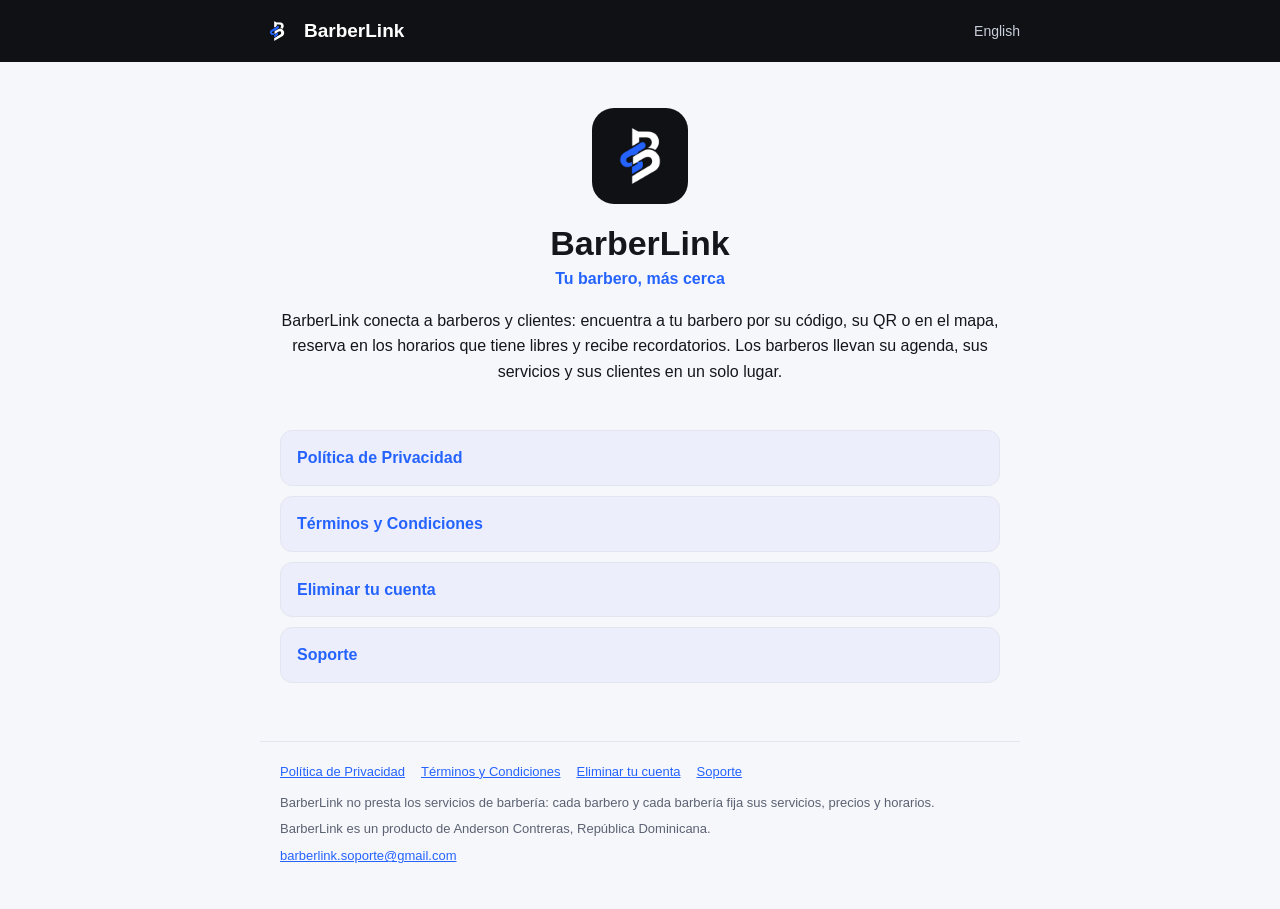
<file: index.html>
<!doctype html>
<html lang="es">
<head>
<meta charset="utf-8">
<meta name="viewport" content="width=device-width, initial-scale=1">
<title>BarberLink</title>
<link rel="icon" href="marca.png">
<link rel="stylesheet" href="estilos.css">
</head>
<body>
<header>
  <a class="marca" href="index.html"><img src="marca.png" alt=""><span>BarberLink</span></a>
  <a class="idioma" href="en/index.html">English</a>
</header>
<main>
<div class="portada">
<img src="marca.png" alt="">
<h1>BarberLink</h1>
<p class="lema">Tu barbero, más cerca</p>
<p>BarberLink conecta a barberos y clientes: encuentra a tu barbero por su código, su QR o en el mapa, reserva en los horarios que tiene libres y recibe recordatorios. Los barberos llevan su agenda, sus servicios y sus clientes en un solo lugar.</p>
</div>
<ul class="lista">
<li><a href="privacidad.html">Política de Privacidad</a></li>
<li><a href="terminos.html">Términos y Condiciones</a></li>
<li><a href="eliminar-cuenta.html">Eliminar tu cuenta</a></li>
<li><a href="soporte.html">Soporte</a></li>
</ul>
</main>
<footer>
  <nav><a href="privacidad.html">Política de Privacidad</a><a href="terminos.html">Términos y Condiciones</a><a href="eliminar-cuenta.html">Eliminar tu cuenta</a><a href="soporte.html">Soporte</a></nav>
  <p>BarberLink no presta los servicios de barbería: cada barbero y cada barbería fija sus servicios, precios y horarios.</p>
  <p>BarberLink es un producto de Anderson Contreras, República Dominicana.</p>
  <p><a href="mailto:barberlink.soporte@gmail.com">barberlink.soporte@gmail.com</a></p>
</footer>
</body>
</html>
</file>
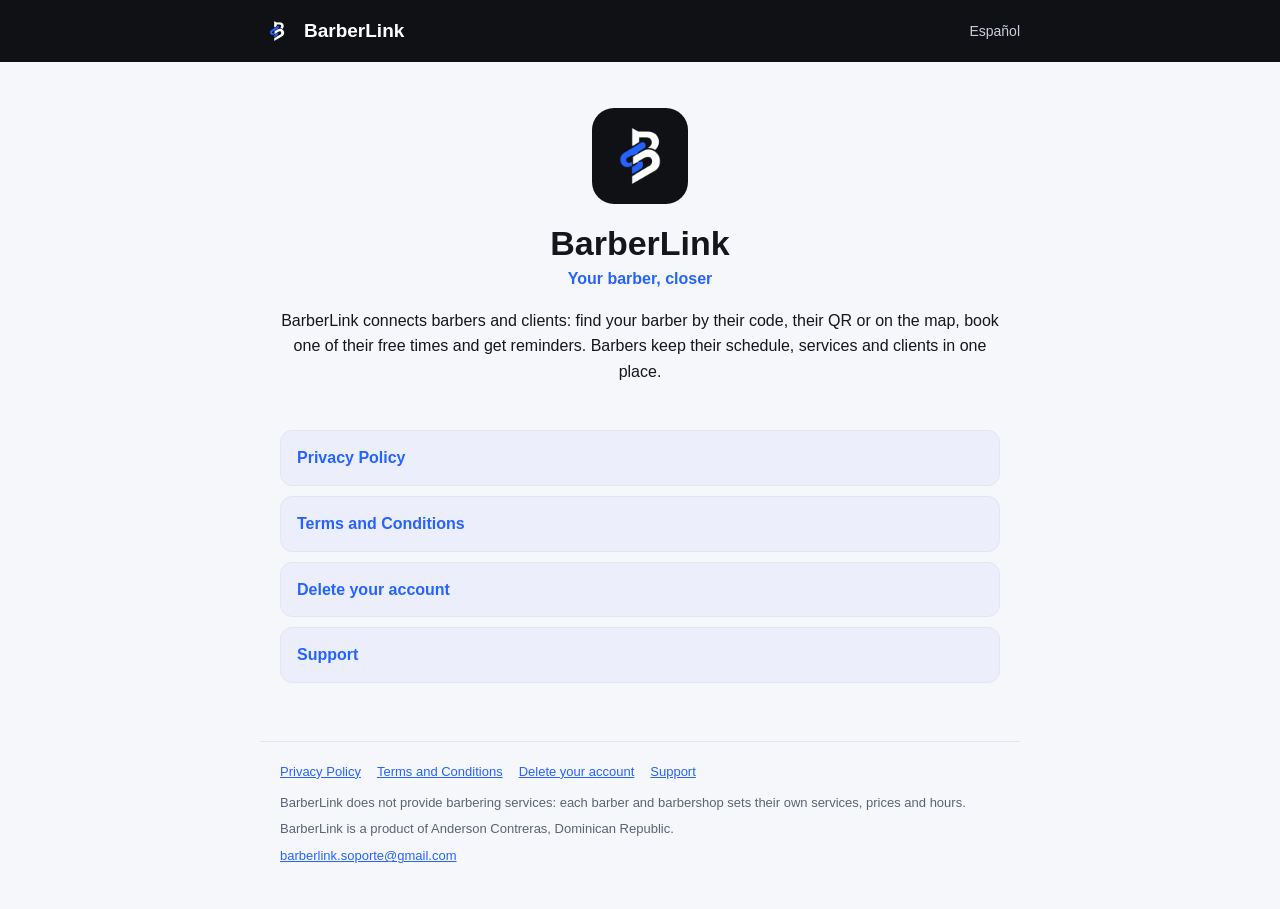
<file: en/index.html>
<!doctype html>
<html lang="en">
<head>
<meta charset="utf-8">
<meta name="viewport" content="width=device-width, initial-scale=1">
<title>BarberLink</title>
<link rel="icon" href="../marca.png">
<link rel="stylesheet" href="../estilos.css">
</head>
<body>
<header>
  <a class="marca" href="index.html"><img src="../marca.png" alt=""><span>BarberLink</span></a>
  <a class="idioma" href="../index.html">Español</a>
</header>
<main>
<div class="portada">
<img src="../marca.png" alt="">
<h1>BarberLink</h1>
<p class="lema">Your barber, closer</p>
<p>BarberLink connects barbers and clients: find your barber by their code, their QR or on the map, book one of their free times and get reminders. Barbers keep their schedule, services and clients in one place.</p>
</div>
<ul class="lista">
<li><a href="privacy.html">Privacy Policy</a></li>
<li><a href="terms.html">Terms and Conditions</a></li>
<li><a href="delete-account.html">Delete your account</a></li>
<li><a href="support.html">Support</a></li>
</ul>
</main>
<footer>
  <nav><a href="privacy.html">Privacy Policy</a><a href="terms.html">Terms and Conditions</a><a href="delete-account.html">Delete your account</a><a href="support.html">Support</a></nav>
  <p>BarberLink does not provide barbering services: each barber and barbershop sets their own services, prices and hours.</p>
  <p>BarberLink is a product of Anderson Contreras, Dominican Republic.</p>
  <p><a href="mailto:barberlink.soporte@gmail.com">barberlink.soporte@gmail.com</a></p>
</footer>
</body>
</html>
</file>
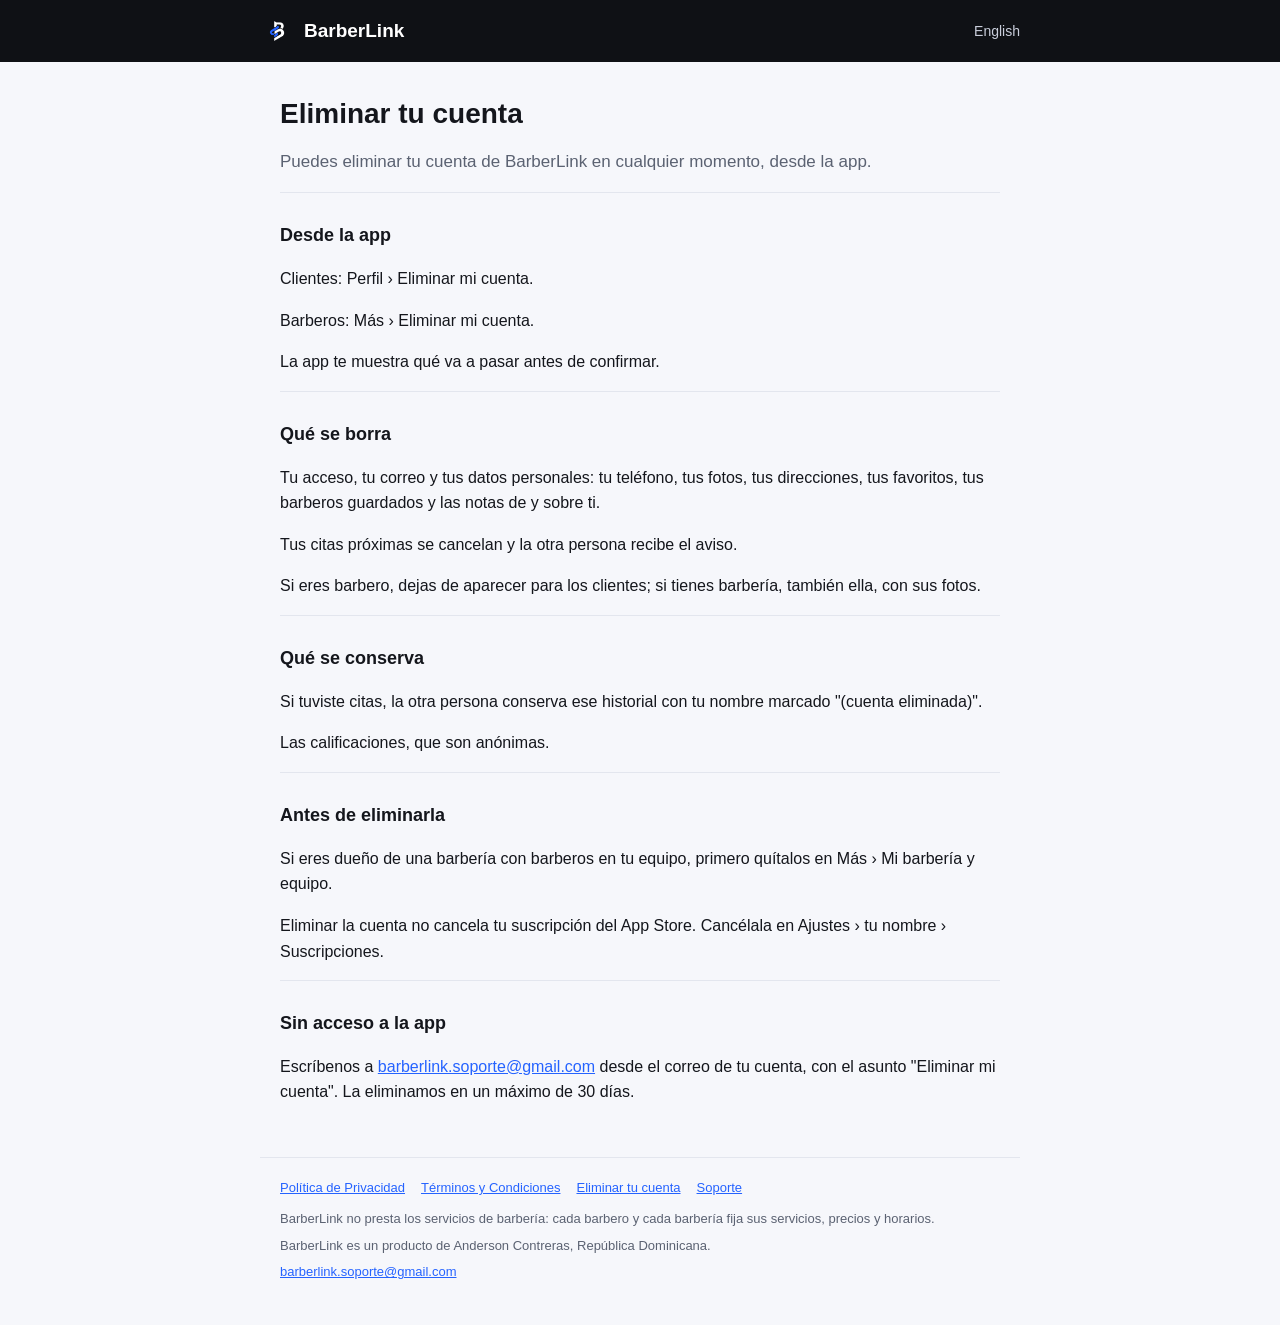
<file: eliminar-cuenta.html>
<!doctype html>
<html lang="es">
<head>
<meta charset="utf-8">
<meta name="viewport" content="width=device-width, initial-scale=1">
<title>Eliminar tu cuenta · BarberLink</title>
<link rel="icon" href="marca.png">
<link rel="stylesheet" href="estilos.css">
</head>
<body>
<header>
  <a class="marca" href="index.html"><img src="marca.png" alt=""><span>BarberLink</span></a>
  <a class="idioma" href="en/delete-account.html">English</a>
</header>
<main>
<h1>Eliminar tu cuenta</h1>
<p class="resumen">Puedes eliminar tu cuenta de BarberLink en cualquier momento, desde la app.</p>
<section>
<h2>Desde la app</h2>
<p>Clientes: Perfil › Eliminar mi cuenta.</p>
<p>Barberos: Más › Eliminar mi cuenta.</p>
<p>La app te muestra qué va a pasar antes de confirmar.</p>
</section>
<section>
<h2>Qué se borra</h2>
<p>Tu acceso, tu correo y tus datos personales: tu teléfono, tus fotos, tus direcciones, tus favoritos, tus barberos guardados y las notas de y sobre ti.</p>
<p>Tus citas próximas se cancelan y la otra persona recibe el aviso.</p>
<p>Si eres barbero, dejas de aparecer para los clientes; si tienes barbería, también ella, con sus fotos.</p>
</section>
<section>
<h2>Qué se conserva</h2>
<p>Si tuviste citas, la otra persona conserva ese historial con tu nombre marcado &quot;(cuenta eliminada)&quot;.</p>
<p>Las calificaciones, que son anónimas.</p>
</section>
<section>
<h2>Antes de eliminarla</h2>
<p>Si eres dueño de una barbería con barberos en tu equipo, primero quítalos en Más › Mi barbería y equipo.</p>
<p>Eliminar la cuenta no cancela tu suscripción del App Store. Cancélala en Ajustes › tu nombre › Suscripciones.</p>
</section>
<section>
<h2>Sin acceso a la app</h2>
<p>Escríbenos a <a href="mailto:barberlink.soporte@gmail.com">barberlink.soporte@gmail.com</a> desde el correo de tu cuenta, con el asunto &quot;Eliminar mi cuenta&quot;. La eliminamos en un máximo de 30 días.</p>
</section>

</main>
<footer>
  <nav><a href="privacidad.html">Política de Privacidad</a><a href="terminos.html">Términos y Condiciones</a><a href="eliminar-cuenta.html">Eliminar tu cuenta</a><a href="soporte.html">Soporte</a></nav>
  <p>BarberLink no presta los servicios de barbería: cada barbero y cada barbería fija sus servicios, precios y horarios.</p>
  <p>BarberLink es un producto de Anderson Contreras, República Dominicana.</p>
  <p><a href="mailto:barberlink.soporte@gmail.com">barberlink.soporte@gmail.com</a></p>
</footer>
</body>
</html>
</file>
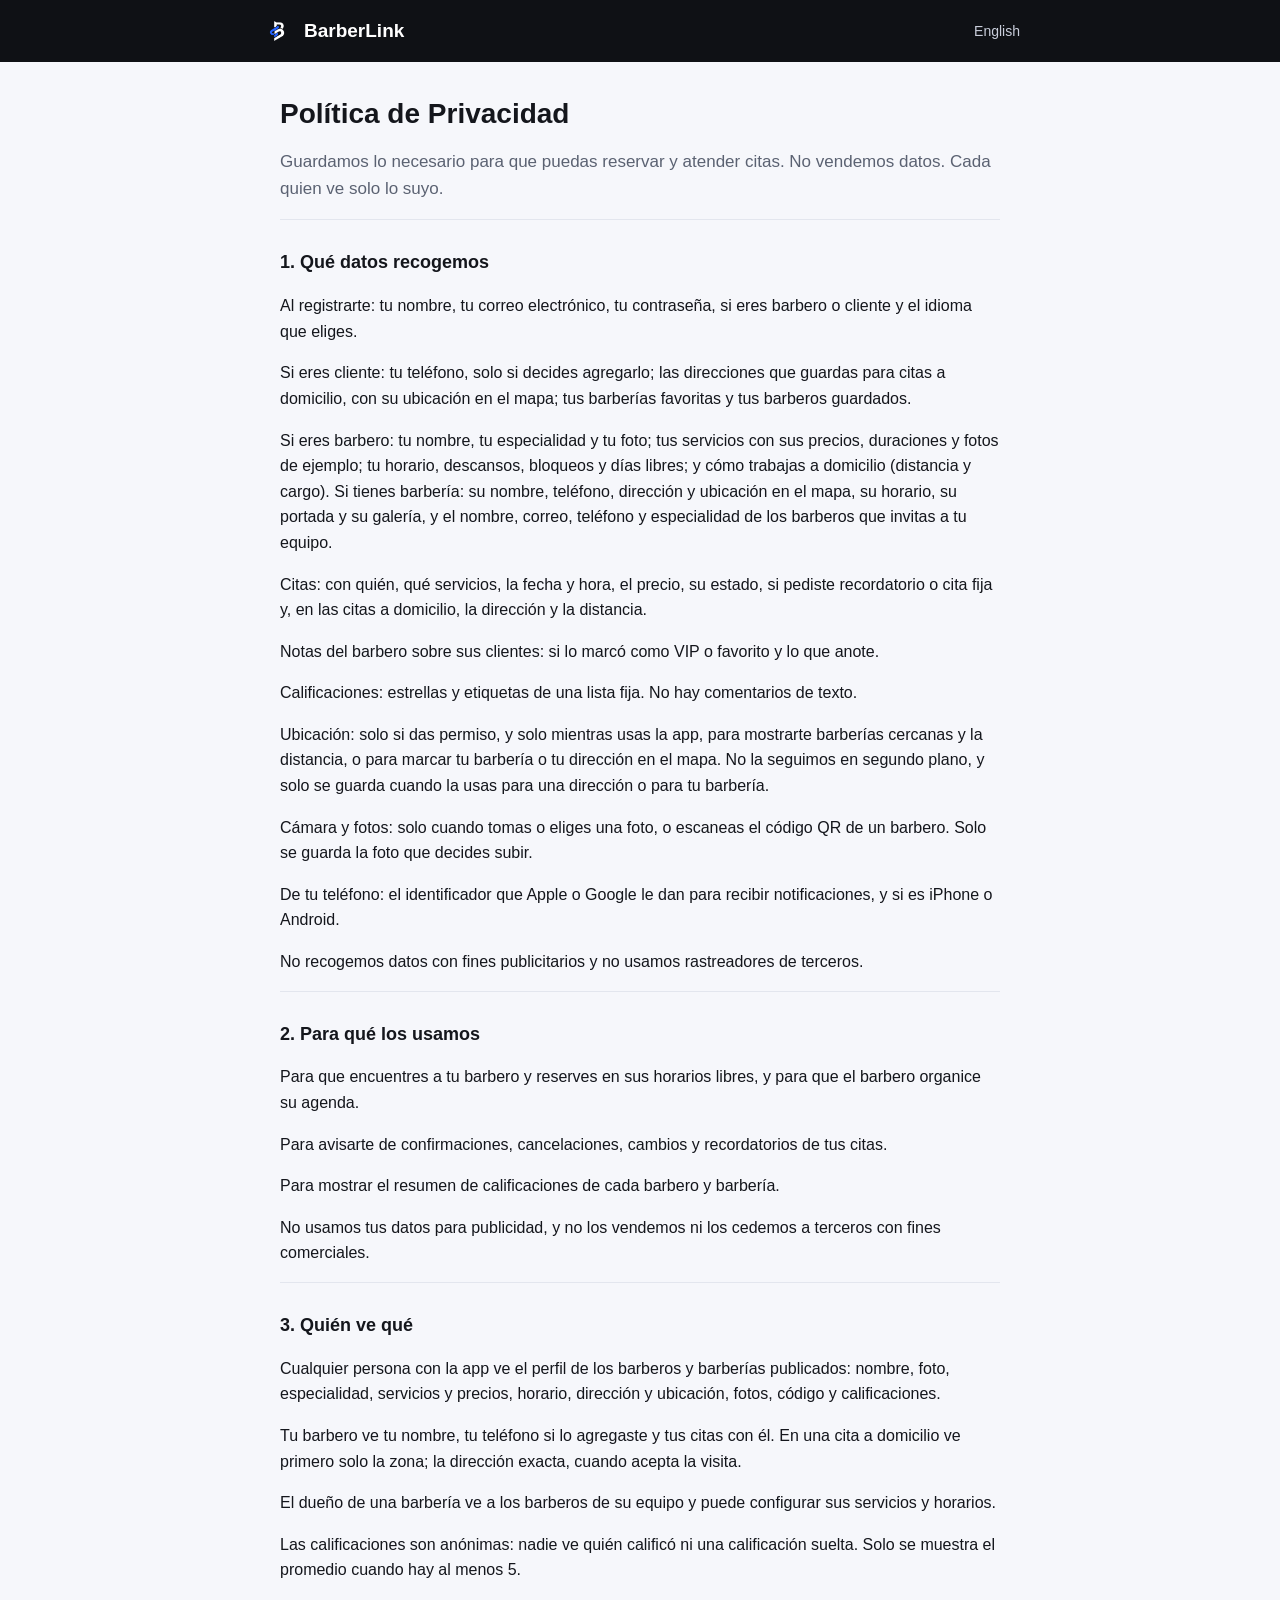
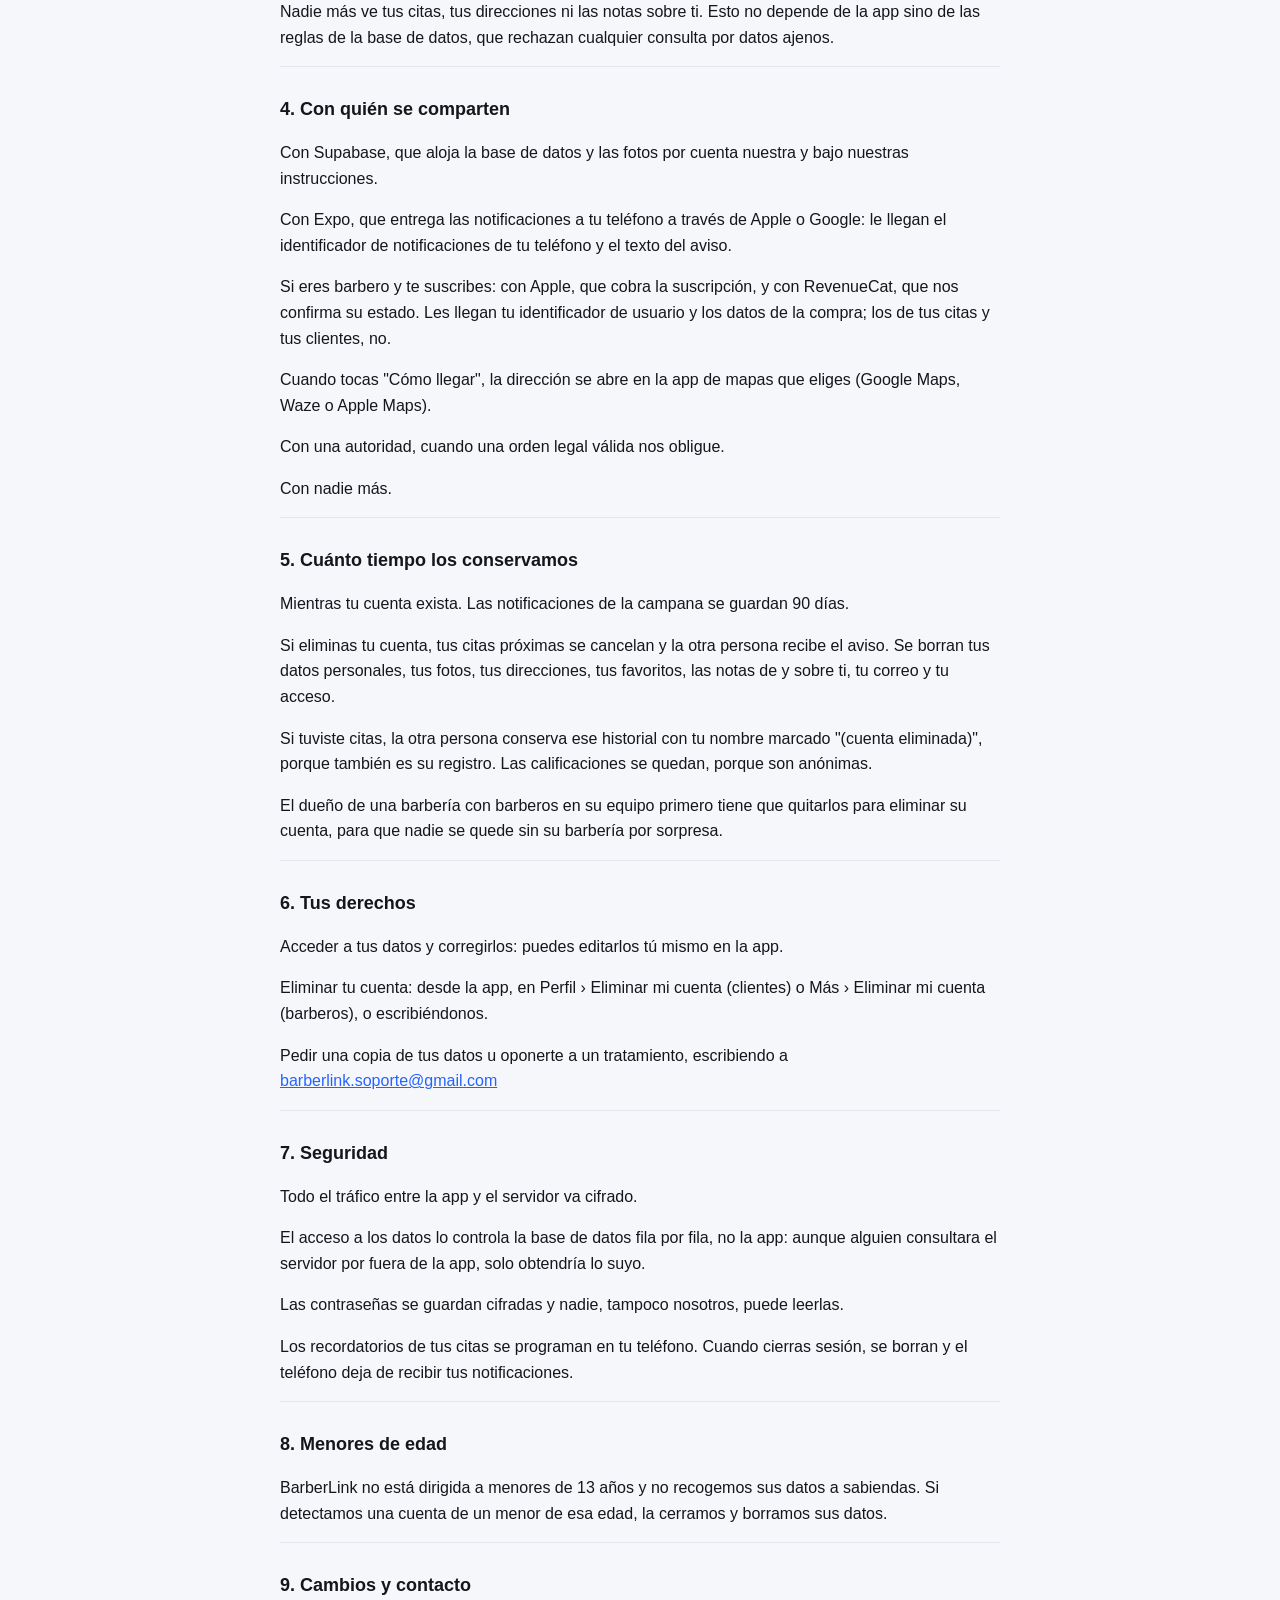
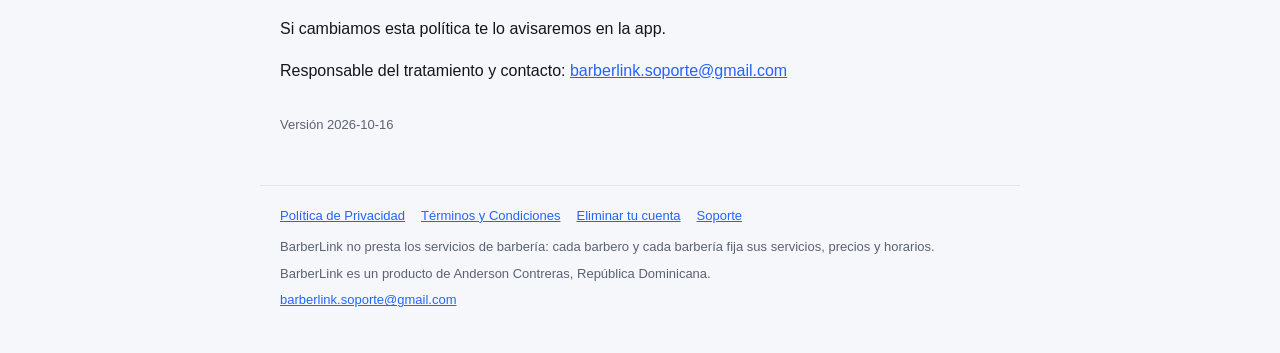
<file: privacidad.html>
<!doctype html>
<html lang="es">
<head>
<meta charset="utf-8">
<meta name="viewport" content="width=device-width, initial-scale=1">
<title>Política de Privacidad · BarberLink</title>
<link rel="icon" href="marca.png">
<link rel="stylesheet" href="estilos.css">
</head>
<body>
<header>
  <a class="marca" href="index.html"><img src="marca.png" alt=""><span>BarberLink</span></a>
  <a class="idioma" href="en/privacy.html">English</a>
</header>
<main>
<h1>Política de Privacidad</h1>
<p class="resumen">Guardamos lo necesario para que puedas reservar y atender citas. No vendemos datos. Cada quien ve solo lo suyo.</p>
<section>
<h2>1. Qué datos recogemos</h2>
<p>Al registrarte: tu nombre, tu correo electrónico, tu contraseña, si eres barbero o cliente y el idioma que eliges.</p>
<p>Si eres cliente: tu teléfono, solo si decides agregarlo; las direcciones que guardas para citas a domicilio, con su ubicación en el mapa; tus barberías favoritas y tus barberos guardados.</p>
<p>Si eres barbero: tu nombre, tu especialidad y tu foto; tus servicios con sus precios, duraciones y fotos de ejemplo; tu horario, descansos, bloqueos y días libres; y cómo trabajas a domicilio (distancia y cargo). Si tienes barbería: su nombre, teléfono, dirección y ubicación en el mapa, su horario, su portada y su galería, y el nombre, correo, teléfono y especialidad de los barberos que invitas a tu equipo.</p>
<p>Citas: con quién, qué servicios, la fecha y hora, el precio, su estado, si pediste recordatorio o cita fija y, en las citas a domicilio, la dirección y la distancia.</p>
<p>Notas del barbero sobre sus clientes: si lo marcó como VIP o favorito y lo que anote.</p>
<p>Calificaciones: estrellas y etiquetas de una lista fija. No hay comentarios de texto.</p>
<p>Ubicación: solo si das permiso, y solo mientras usas la app, para mostrarte barberías cercanas y la distancia, o para marcar tu barbería o tu dirección en el mapa. No la seguimos en segundo plano, y solo se guarda cuando la usas para una dirección o para tu barbería.</p>
<p>Cámara y fotos: solo cuando tomas o eliges una foto, o escaneas el código QR de un barbero. Solo se guarda la foto que decides subir.</p>
<p>De tu teléfono: el identificador que Apple o Google le dan para recibir notificaciones, y si es iPhone o Android.</p>
<p>No recogemos datos con fines publicitarios y no usamos rastreadores de terceros.</p>
</section>
<section>
<h2>2. Para qué los usamos</h2>
<p>Para que encuentres a tu barbero y reserves en sus horarios libres, y para que el barbero organice su agenda.</p>
<p>Para avisarte de confirmaciones, cancelaciones, cambios y recordatorios de tus citas.</p>
<p>Para mostrar el resumen de calificaciones de cada barbero y barbería.</p>
<p>No usamos tus datos para publicidad, y no los vendemos ni los cedemos a terceros con fines comerciales.</p>
</section>
<section>
<h2>3. Quién ve qué</h2>
<p>Cualquier persona con la app ve el perfil de los barberos y barberías publicados: nombre, foto, especialidad, servicios y precios, horario, dirección y ubicación, fotos, código y calificaciones.</p>
<p>Tu barbero ve tu nombre, tu teléfono si lo agregaste y tus citas con él. En una cita a domicilio ve primero solo la zona; la dirección exacta, cuando acepta la visita.</p>
<p>El dueño de una barbería ve a los barberos de su equipo y puede configurar sus servicios y horarios.</p>
<p>Las calificaciones son anónimas: nadie ve quién calificó ni una calificación suelta. Solo se muestra el promedio cuando hay al menos 5.</p>
<p>Nadie más ve tus citas, tus direcciones ni las notas sobre ti. Esto no depende de la app sino de las reglas de la base de datos, que rechazan cualquier consulta por datos ajenos.</p>
</section>
<section>
<h2>4. Con quién se comparten</h2>
<p>Con Supabase, que aloja la base de datos y las fotos por cuenta nuestra y bajo nuestras instrucciones.</p>
<p>Con Expo, que entrega las notificaciones a tu teléfono a través de Apple o Google: le llegan el identificador de notificaciones de tu teléfono y el texto del aviso.</p>
<p>Si eres barbero y te suscribes: con Apple, que cobra la suscripción, y con RevenueCat, que nos confirma su estado. Les llegan tu identificador de usuario y los datos de la compra; los de tus citas y tus clientes, no.</p>
<p>Cuando tocas &quot;Cómo llegar&quot;, la dirección se abre en la app de mapas que eliges (Google Maps, Waze o Apple Maps).</p>
<p>Con una autoridad, cuando una orden legal válida nos obligue.</p>
<p>Con nadie más.</p>
</section>
<section>
<h2>5. Cuánto tiempo los conservamos</h2>
<p>Mientras tu cuenta exista. Las notificaciones de la campana se guardan 90 días.</p>
<p>Si eliminas tu cuenta, tus citas próximas se cancelan y la otra persona recibe el aviso. Se borran tus datos personales, tus fotos, tus direcciones, tus favoritos, las notas de y sobre ti, tu correo y tu acceso.</p>
<p>Si tuviste citas, la otra persona conserva ese historial con tu nombre marcado &quot;(cuenta eliminada)&quot;, porque también es su registro. Las calificaciones se quedan, porque son anónimas.</p>
<p>El dueño de una barbería con barberos en su equipo primero tiene que quitarlos para eliminar su cuenta, para que nadie se quede sin su barbería por sorpresa.</p>
</section>
<section>
<h2>6. Tus derechos</h2>
<p>Acceder a tus datos y corregirlos: puedes editarlos tú mismo en la app.</p>
<p>Eliminar tu cuenta: desde la app, en Perfil › Eliminar mi cuenta (clientes) o Más › Eliminar mi cuenta (barberos), o escribiéndonos.</p>
<p>Pedir una copia de tus datos u oponerte a un tratamiento, escribiendo a <a href="mailto:barberlink.soporte@gmail.com">barberlink.soporte@gmail.com</a></p>
</section>
<section>
<h2>7. Seguridad</h2>
<p>Todo el tráfico entre la app y el servidor va cifrado.</p>
<p>El acceso a los datos lo controla la base de datos fila por fila, no la app: aunque alguien consultara el servidor por fuera de la app, solo obtendría lo suyo.</p>
<p>Las contraseñas se guardan cifradas y nadie, tampoco nosotros, puede leerlas.</p>
<p>Los recordatorios de tus citas se programan en tu teléfono. Cuando cierras sesión, se borran y el teléfono deja de recibir tus notificaciones.</p>
</section>
<section>
<h2>8. Menores de edad</h2>
<p>BarberLink no está dirigida a menores de 13 años y no recogemos sus datos a sabiendas. Si detectamos una cuenta de un menor de esa edad, la cerramos y borramos sus datos.</p>
</section>
<section>
<h2>9. Cambios y contacto</h2>
<p>Si cambiamos esta política te lo avisaremos en la app.</p>
<p>Responsable del tratamiento y contacto: <a href="mailto:barberlink.soporte@gmail.com">barberlink.soporte@gmail.com</a></p>
</section>
<p class="version">Versión 2026-10-16</p>
</main>
<footer>
  <nav><a href="privacidad.html">Política de Privacidad</a><a href="terminos.html">Términos y Condiciones</a><a href="eliminar-cuenta.html">Eliminar tu cuenta</a><a href="soporte.html">Soporte</a></nav>
  <p>BarberLink no presta los servicios de barbería: cada barbero y cada barbería fija sus servicios, precios y horarios.</p>
  <p>BarberLink es un producto de Anderson Contreras, República Dominicana.</p>
  <p><a href="mailto:barberlink.soporte@gmail.com">barberlink.soporte@gmail.com</a></p>
</footer>
</body>
</html>
</file>
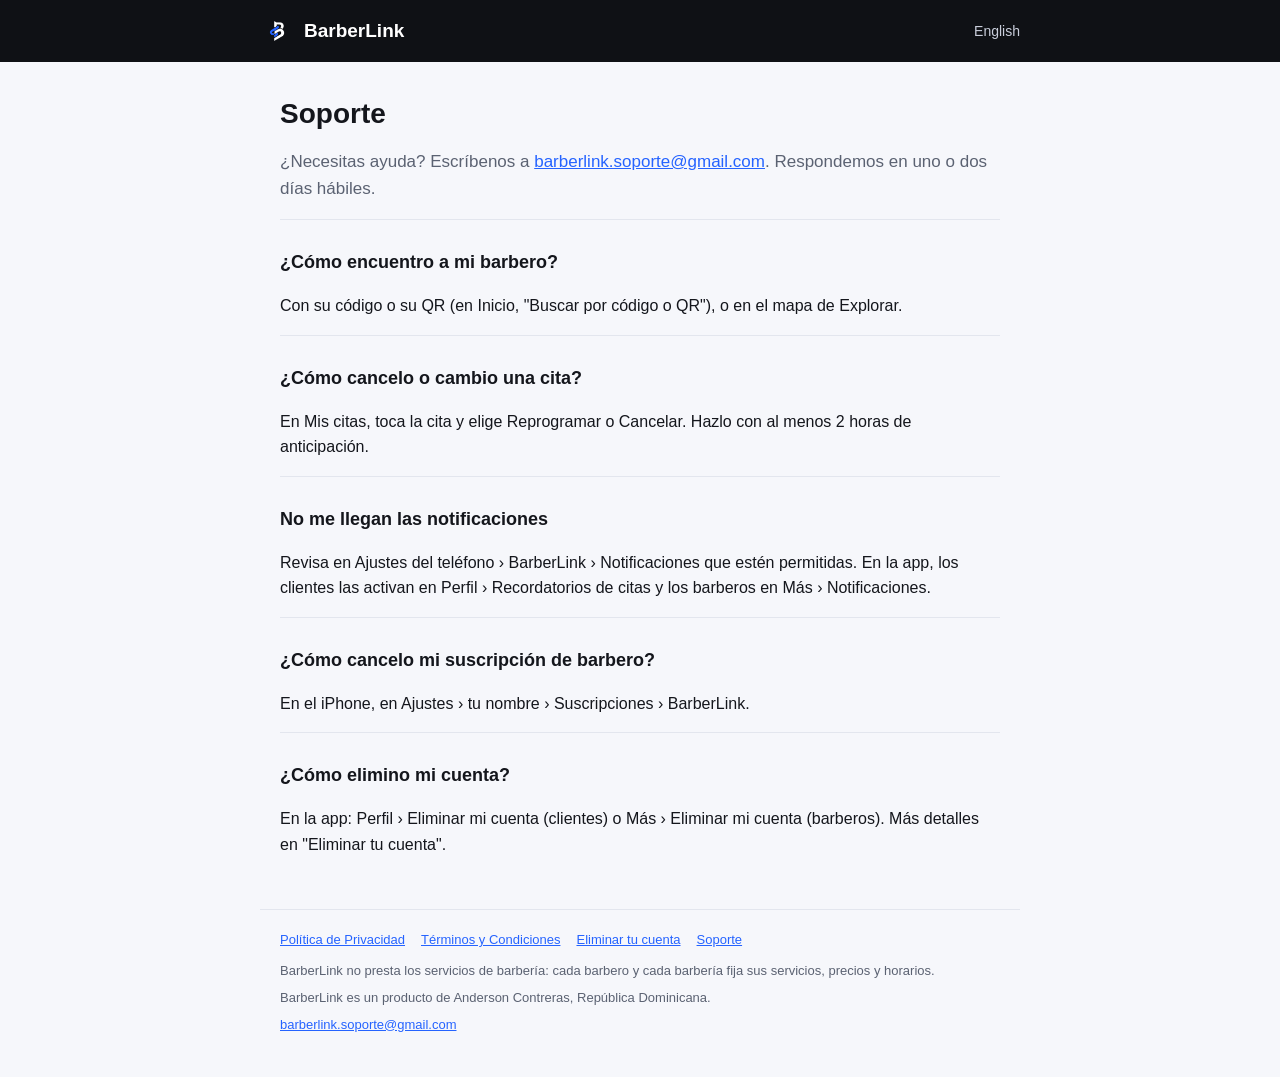
<file: soporte.html>
<!doctype html>
<html lang="es">
<head>
<meta charset="utf-8">
<meta name="viewport" content="width=device-width, initial-scale=1">
<title>Soporte · BarberLink</title>
<link rel="icon" href="marca.png">
<link rel="stylesheet" href="estilos.css">
</head>
<body>
<header>
  <a class="marca" href="index.html"><img src="marca.png" alt=""><span>BarberLink</span></a>
  <a class="idioma" href="en/support.html">English</a>
</header>
<main>
<h1>Soporte</h1>
<p class="resumen">¿Necesitas ayuda? Escríbenos a <a href="mailto:barberlink.soporte@gmail.com">barberlink.soporte@gmail.com</a>. Respondemos en uno o dos días hábiles.</p>
<section>
<h2>¿Cómo encuentro a mi barbero?</h2>
<p>Con su código o su QR (en Inicio, &quot;Buscar por código o QR&quot;), o en el mapa de Explorar.</p>
</section>
<section>
<h2>¿Cómo cancelo o cambio una cita?</h2>
<p>En Mis citas, toca la cita y elige Reprogramar o Cancelar. Hazlo con al menos 2 horas de anticipación.</p>
</section>
<section>
<h2>No me llegan las notificaciones</h2>
<p>Revisa en Ajustes del teléfono › BarberLink › Notificaciones que estén permitidas. En la app, los clientes las activan en Perfil › Recordatorios de citas y los barberos en Más › Notificaciones.</p>
</section>
<section>
<h2>¿Cómo cancelo mi suscripción de barbero?</h2>
<p>En el iPhone, en Ajustes › tu nombre › Suscripciones › BarberLink.</p>
</section>
<section>
<h2>¿Cómo elimino mi cuenta?</h2>
<p>En la app: Perfil › Eliminar mi cuenta (clientes) o Más › Eliminar mi cuenta (barberos). Más detalles en &quot;Eliminar tu cuenta&quot;.</p>
</section>

</main>
<footer>
  <nav><a href="privacidad.html">Política de Privacidad</a><a href="terminos.html">Términos y Condiciones</a><a href="eliminar-cuenta.html">Eliminar tu cuenta</a><a href="soporte.html">Soporte</a></nav>
  <p>BarberLink no presta los servicios de barbería: cada barbero y cada barbería fija sus servicios, precios y horarios.</p>
  <p>BarberLink es un producto de Anderson Contreras, República Dominicana.</p>
  <p><a href="mailto:barberlink.soporte@gmail.com">barberlink.soporte@gmail.com</a></p>
</footer>
</body>
</html>
</file>
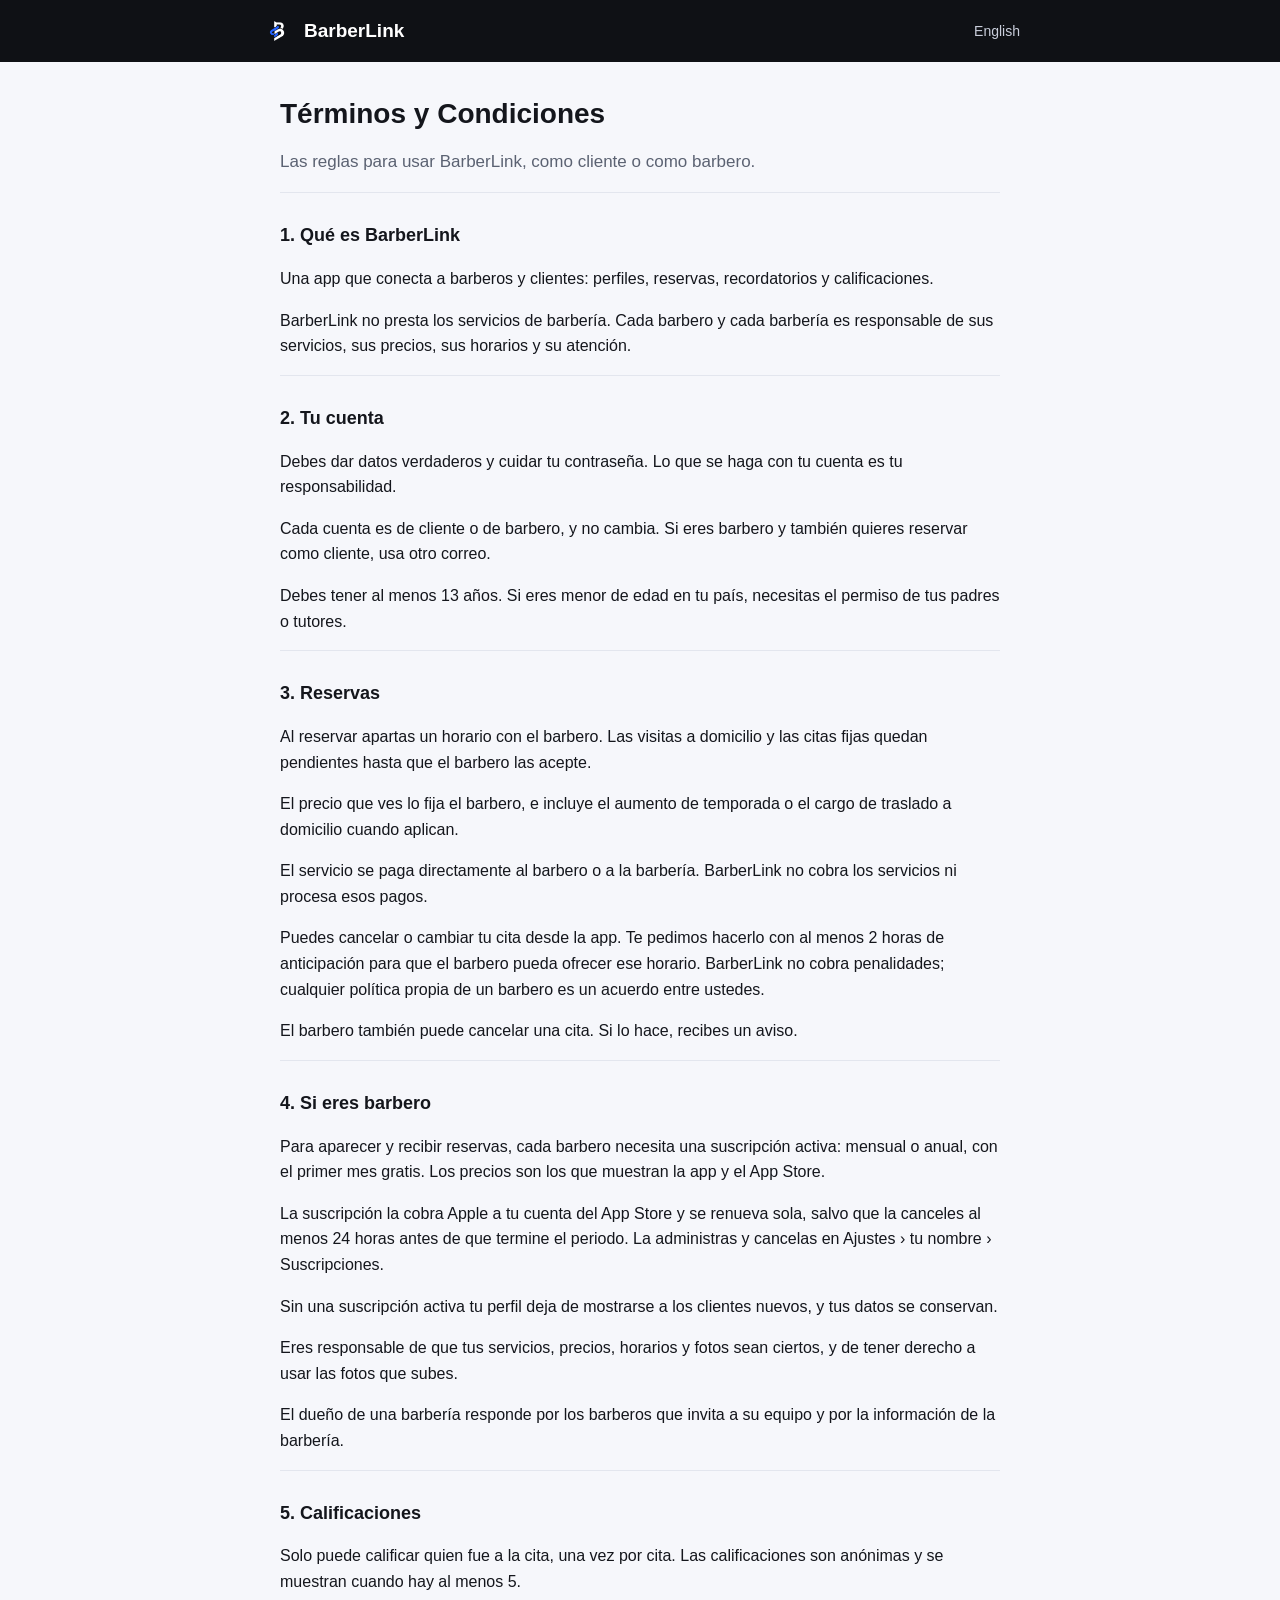
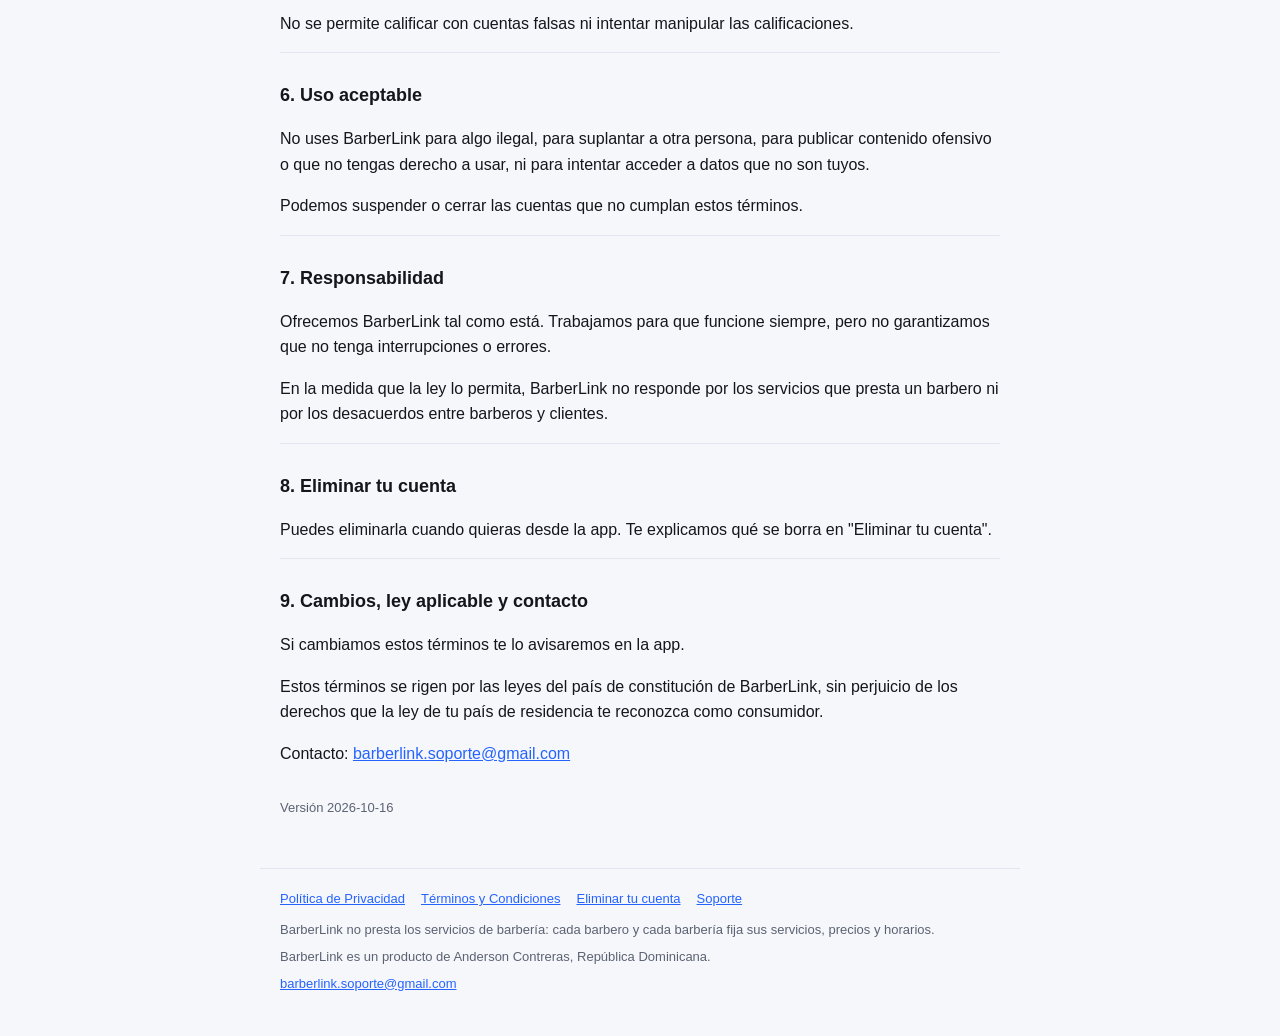
<file: terminos.html>
<!doctype html>
<html lang="es">
<head>
<meta charset="utf-8">
<meta name="viewport" content="width=device-width, initial-scale=1">
<title>Términos y Condiciones · BarberLink</title>
<link rel="icon" href="marca.png">
<link rel="stylesheet" href="estilos.css">
</head>
<body>
<header>
  <a class="marca" href="index.html"><img src="marca.png" alt=""><span>BarberLink</span></a>
  <a class="idioma" href="en/terms.html">English</a>
</header>
<main>
<h1>Términos y Condiciones</h1>
<p class="resumen">Las reglas para usar BarberLink, como cliente o como barbero.</p>
<section>
<h2>1. Qué es BarberLink</h2>
<p>Una app que conecta a barberos y clientes: perfiles, reservas, recordatorios y calificaciones.</p>
<p>BarberLink no presta los servicios de barbería. Cada barbero y cada barbería es responsable de sus servicios, sus precios, sus horarios y su atención.</p>
</section>
<section>
<h2>2. Tu cuenta</h2>
<p>Debes dar datos verdaderos y cuidar tu contraseña. Lo que se haga con tu cuenta es tu responsabilidad.</p>
<p>Cada cuenta es de cliente o de barbero, y no cambia. Si eres barbero y también quieres reservar como cliente, usa otro correo.</p>
<p>Debes tener al menos 13 años. Si eres menor de edad en tu país, necesitas el permiso de tus padres o tutores.</p>
</section>
<section>
<h2>3. Reservas</h2>
<p>Al reservar apartas un horario con el barbero. Las visitas a domicilio y las citas fijas quedan pendientes hasta que el barbero las acepte.</p>
<p>El precio que ves lo fija el barbero, e incluye el aumento de temporada o el cargo de traslado a domicilio cuando aplican.</p>
<p>El servicio se paga directamente al barbero o a la barbería. BarberLink no cobra los servicios ni procesa esos pagos.</p>
<p>Puedes cancelar o cambiar tu cita desde la app. Te pedimos hacerlo con al menos 2 horas de anticipación para que el barbero pueda ofrecer ese horario. BarberLink no cobra penalidades; cualquier política propia de un barbero es un acuerdo entre ustedes.</p>
<p>El barbero también puede cancelar una cita. Si lo hace, recibes un aviso.</p>
</section>
<section>
<h2>4. Si eres barbero</h2>
<p>Para aparecer y recibir reservas, cada barbero necesita una suscripción activa: mensual o anual, con el primer mes gratis. Los precios son los que muestran la app y el App Store.</p>
<p>La suscripción la cobra Apple a tu cuenta del App Store y se renueva sola, salvo que la canceles al menos 24 horas antes de que termine el periodo. La administras y cancelas en Ajustes › tu nombre › Suscripciones.</p>
<p>Sin una suscripción activa tu perfil deja de mostrarse a los clientes nuevos, y tus datos se conservan.</p>
<p>Eres responsable de que tus servicios, precios, horarios y fotos sean ciertos, y de tener derecho a usar las fotos que subes.</p>
<p>El dueño de una barbería responde por los barberos que invita a su equipo y por la información de la barbería.</p>
</section>
<section>
<h2>5. Calificaciones</h2>
<p>Solo puede calificar quien fue a la cita, una vez por cita. Las calificaciones son anónimas y se muestran cuando hay al menos 5.</p>
<p>No se permite calificar con cuentas falsas ni intentar manipular las calificaciones.</p>
</section>
<section>
<h2>6. Uso aceptable</h2>
<p>No uses BarberLink para algo ilegal, para suplantar a otra persona, para publicar contenido ofensivo o que no tengas derecho a usar, ni para intentar acceder a datos que no son tuyos.</p>
<p>Podemos suspender o cerrar las cuentas que no cumplan estos términos.</p>
</section>
<section>
<h2>7. Responsabilidad</h2>
<p>Ofrecemos BarberLink tal como está. Trabajamos para que funcione siempre, pero no garantizamos que no tenga interrupciones o errores.</p>
<p>En la medida que la ley lo permita, BarberLink no responde por los servicios que presta un barbero ni por los desacuerdos entre barberos y clientes.</p>
</section>
<section>
<h2>8. Eliminar tu cuenta</h2>
<p>Puedes eliminarla cuando quieras desde la app. Te explicamos qué se borra en &quot;Eliminar tu cuenta&quot;.</p>
</section>
<section>
<h2>9. Cambios, ley aplicable y contacto</h2>
<p>Si cambiamos estos términos te lo avisaremos en la app.</p>
<p>Estos términos se rigen por las leyes del país de constitución de BarberLink, sin perjuicio de los derechos que la ley de tu país de residencia te reconozca como consumidor.</p>
<p>Contacto: <a href="mailto:barberlink.soporte@gmail.com">barberlink.soporte@gmail.com</a></p>
</section>
<p class="version">Versión 2026-10-16</p>
</main>
<footer>
  <nav><a href="privacidad.html">Política de Privacidad</a><a href="terminos.html">Términos y Condiciones</a><a href="eliminar-cuenta.html">Eliminar tu cuenta</a><a href="soporte.html">Soporte</a></nav>
  <p>BarberLink no presta los servicios de barbería: cada barbero y cada barbería fija sus servicios, precios y horarios.</p>
  <p>BarberLink es un producto de Anderson Contreras, República Dominicana.</p>
  <p><a href="mailto:barberlink.soporte@gmail.com">barberlink.soporte@gmail.com</a></p>
</footer>
</body>
</html>
</file>
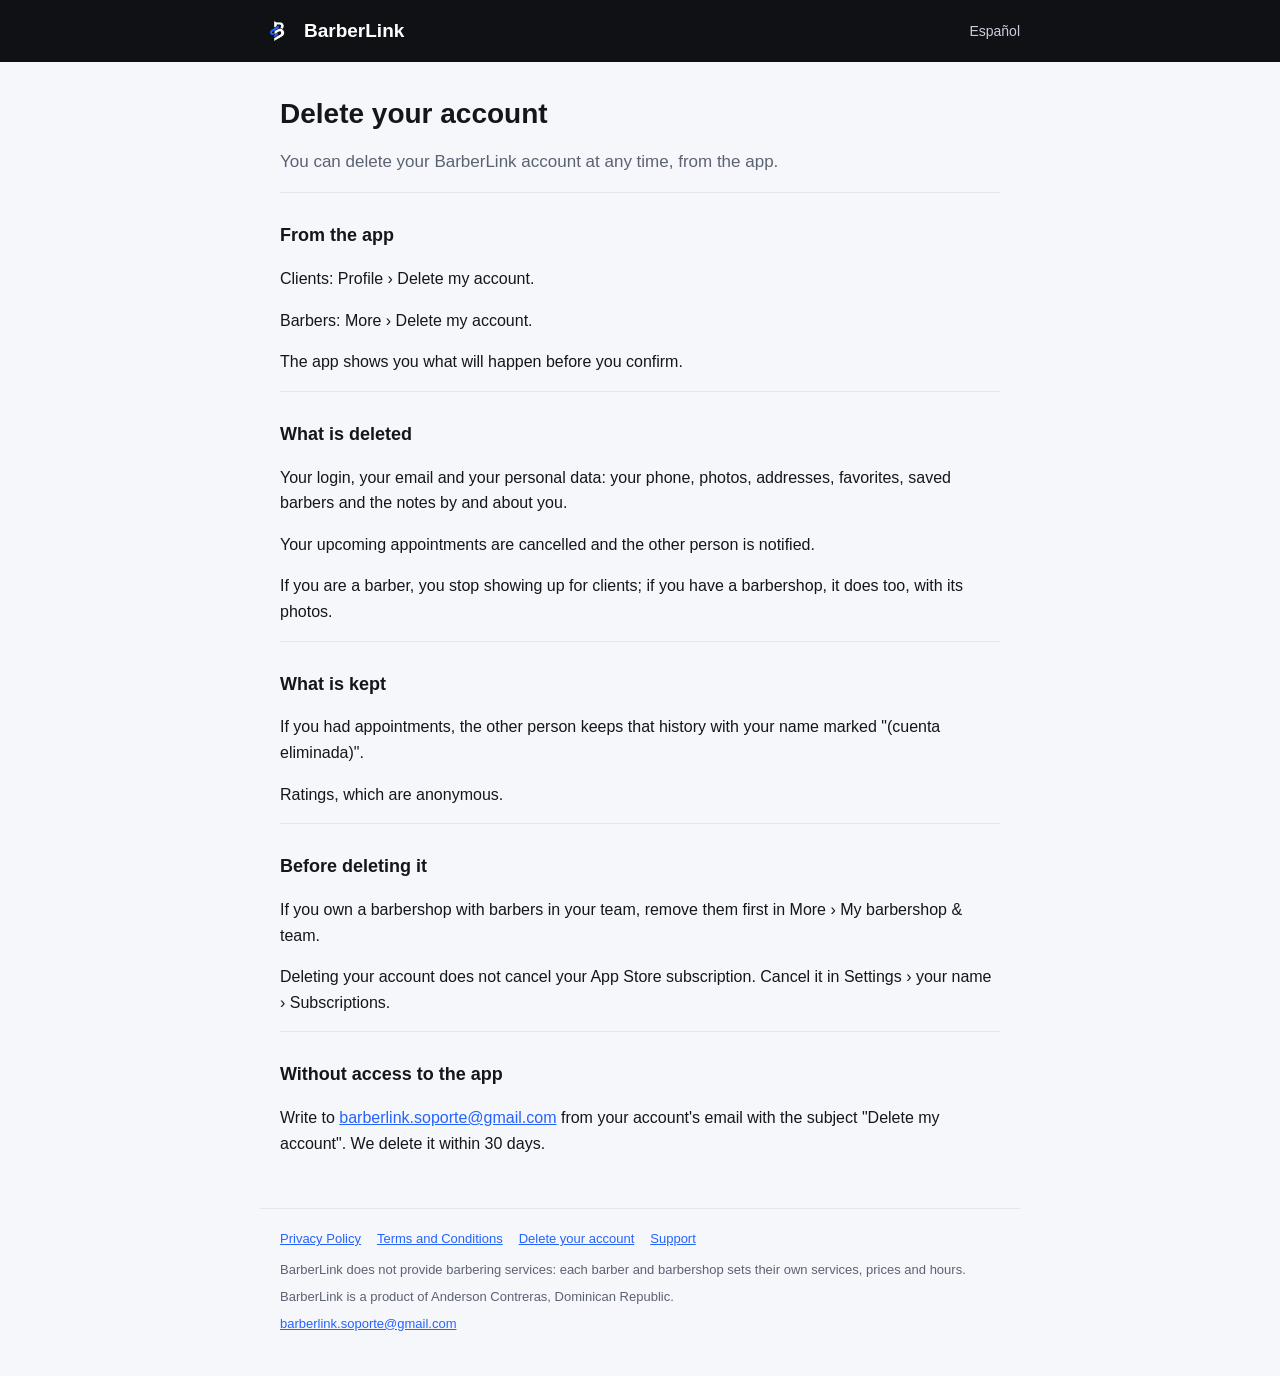
<file: en/delete-account.html>
<!doctype html>
<html lang="en">
<head>
<meta charset="utf-8">
<meta name="viewport" content="width=device-width, initial-scale=1">
<title>Delete your account · BarberLink</title>
<link rel="icon" href="../marca.png">
<link rel="stylesheet" href="../estilos.css">
</head>
<body>
<header>
  <a class="marca" href="index.html"><img src="../marca.png" alt=""><span>BarberLink</span></a>
  <a class="idioma" href="../eliminar-cuenta.html">Español</a>
</header>
<main>
<h1>Delete your account</h1>
<p class="resumen">You can delete your BarberLink account at any time, from the app.</p>
<section>
<h2>From the app</h2>
<p>Clients: Profile › Delete my account.</p>
<p>Barbers: More › Delete my account.</p>
<p>The app shows you what will happen before you confirm.</p>
</section>
<section>
<h2>What is deleted</h2>
<p>Your login, your email and your personal data: your phone, photos, addresses, favorites, saved barbers and the notes by and about you.</p>
<p>Your upcoming appointments are cancelled and the other person is notified.</p>
<p>If you are a barber, you stop showing up for clients; if you have a barbershop, it does too, with its photos.</p>
</section>
<section>
<h2>What is kept</h2>
<p>If you had appointments, the other person keeps that history with your name marked &quot;(cuenta eliminada)&quot;.</p>
<p>Ratings, which are anonymous.</p>
</section>
<section>
<h2>Before deleting it</h2>
<p>If you own a barbershop with barbers in your team, remove them first in More › My barbershop &amp; team.</p>
<p>Deleting your account does not cancel your App Store subscription. Cancel it in Settings › your name › Subscriptions.</p>
</section>
<section>
<h2>Without access to the app</h2>
<p>Write to <a href="mailto:barberlink.soporte@gmail.com">barberlink.soporte@gmail.com</a> from your account's email with the subject &quot;Delete my account&quot;. We delete it within 30 days.</p>
</section>

</main>
<footer>
  <nav><a href="privacy.html">Privacy Policy</a><a href="terms.html">Terms and Conditions</a><a href="delete-account.html">Delete your account</a><a href="support.html">Support</a></nav>
  <p>BarberLink does not provide barbering services: each barber and barbershop sets their own services, prices and hours.</p>
  <p>BarberLink is a product of Anderson Contreras, Dominican Republic.</p>
  <p><a href="mailto:barberlink.soporte@gmail.com">barberlink.soporte@gmail.com</a></p>
</footer>
</body>
</html>
</file>
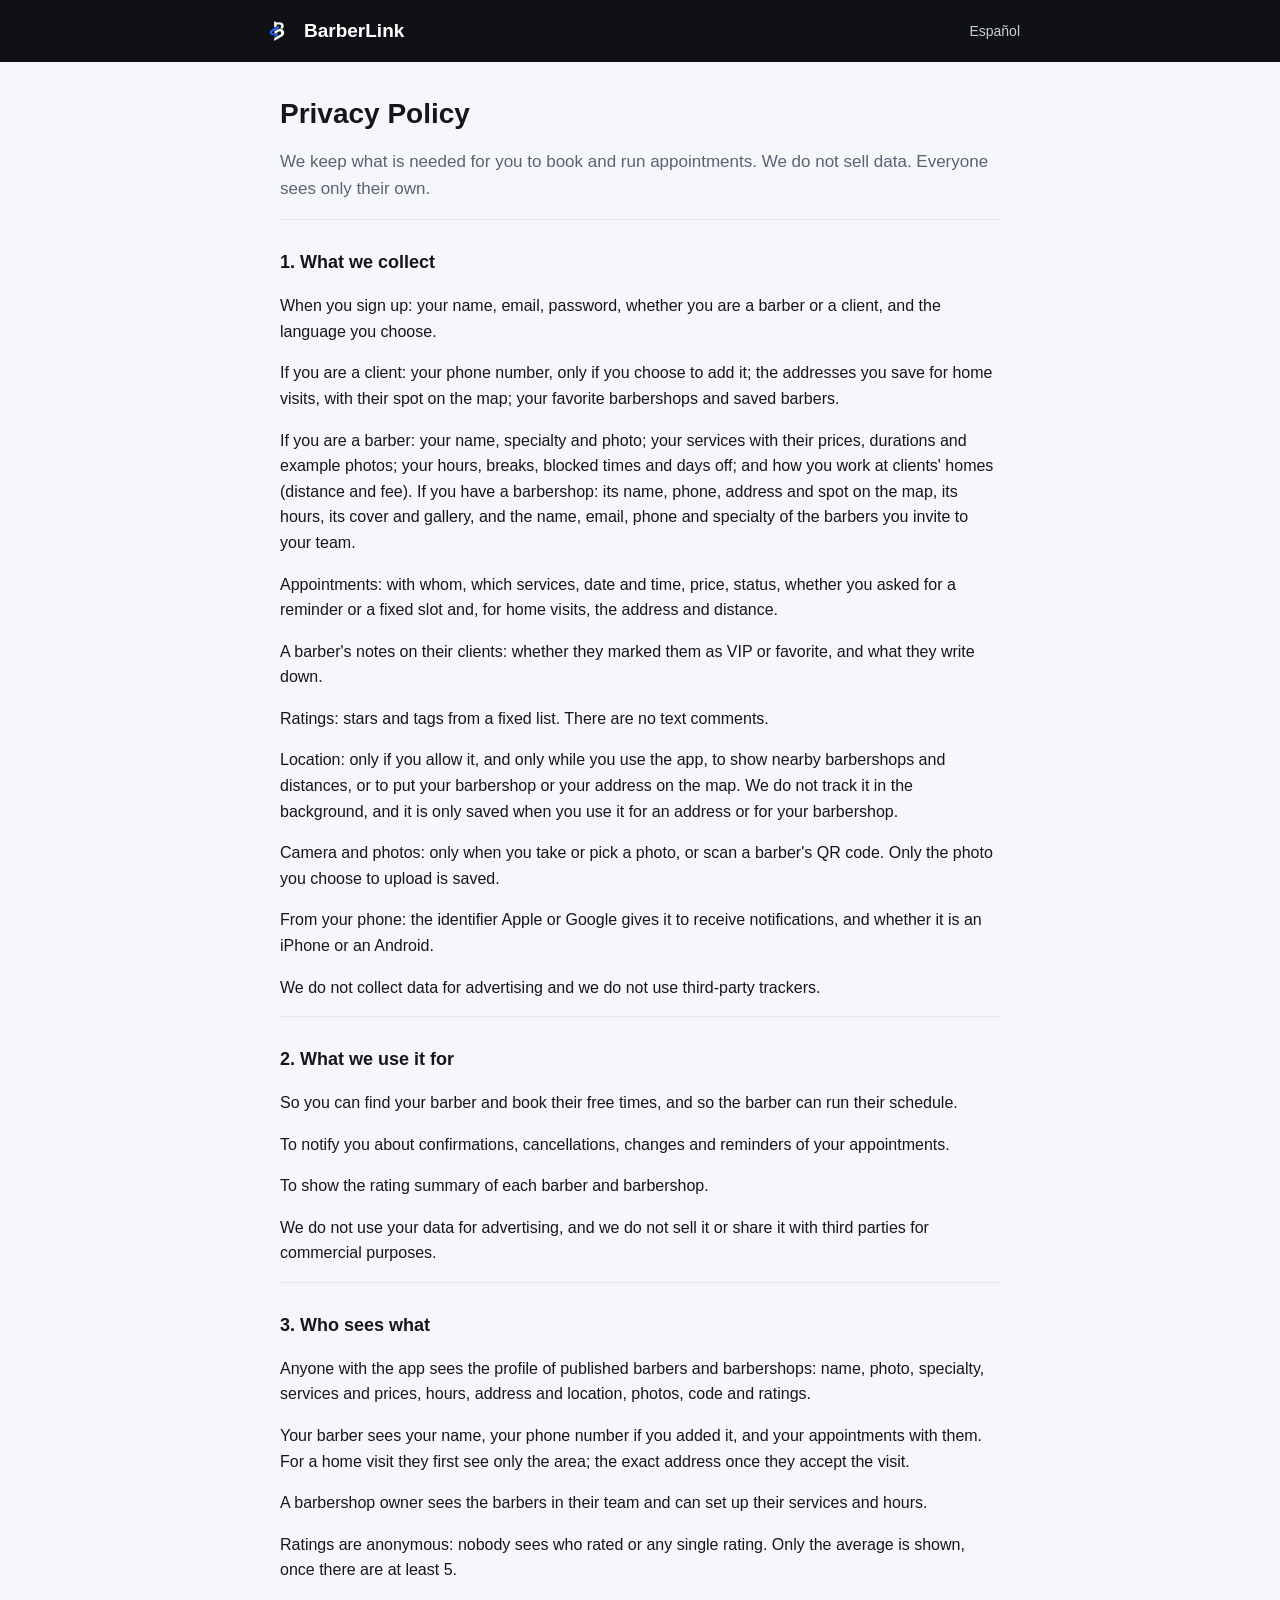
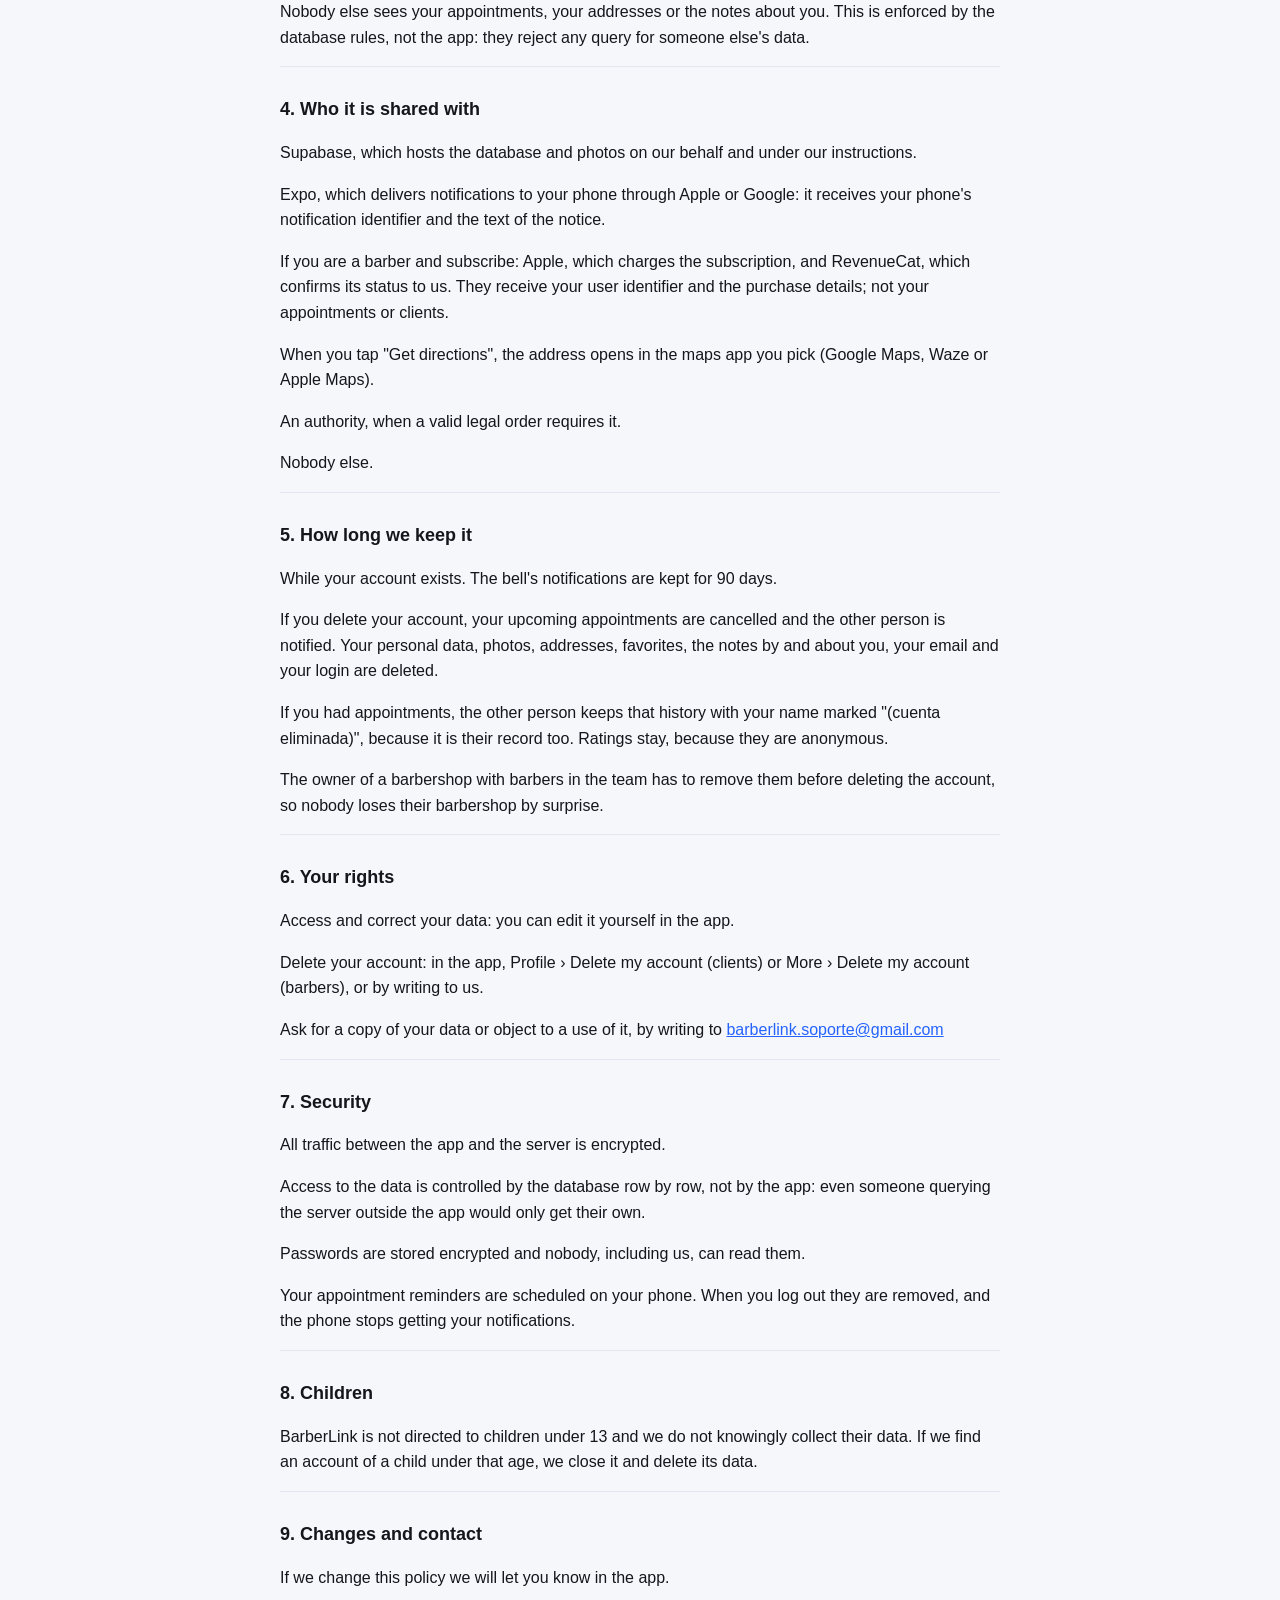
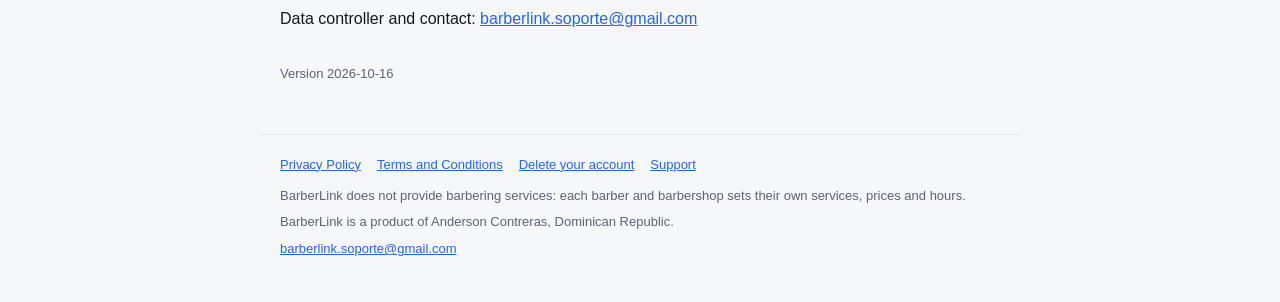
<file: en/privacy.html>
<!doctype html>
<html lang="en">
<head>
<meta charset="utf-8">
<meta name="viewport" content="width=device-width, initial-scale=1">
<title>Privacy Policy · BarberLink</title>
<link rel="icon" href="../marca.png">
<link rel="stylesheet" href="../estilos.css">
</head>
<body>
<header>
  <a class="marca" href="index.html"><img src="../marca.png" alt=""><span>BarberLink</span></a>
  <a class="idioma" href="../privacidad.html">Español</a>
</header>
<main>
<h1>Privacy Policy</h1>
<p class="resumen">We keep what is needed for you to book and run appointments. We do not sell data. Everyone sees only their own.</p>
<section>
<h2>1. What we collect</h2>
<p>When you sign up: your name, email, password, whether you are a barber or a client, and the language you choose.</p>
<p>If you are a client: your phone number, only if you choose to add it; the addresses you save for home visits, with their spot on the map; your favorite barbershops and saved barbers.</p>
<p>If you are a barber: your name, specialty and photo; your services with their prices, durations and example photos; your hours, breaks, blocked times and days off; and how you work at clients' homes (distance and fee). If you have a barbershop: its name, phone, address and spot on the map, its hours, its cover and gallery, and the name, email, phone and specialty of the barbers you invite to your team.</p>
<p>Appointments: with whom, which services, date and time, price, status, whether you asked for a reminder or a fixed slot and, for home visits, the address and distance.</p>
<p>A barber's notes on their clients: whether they marked them as VIP or favorite, and what they write down.</p>
<p>Ratings: stars and tags from a fixed list. There are no text comments.</p>
<p>Location: only if you allow it, and only while you use the app, to show nearby barbershops and distances, or to put your barbershop or your address on the map. We do not track it in the background, and it is only saved when you use it for an address or for your barbershop.</p>
<p>Camera and photos: only when you take or pick a photo, or scan a barber's QR code. Only the photo you choose to upload is saved.</p>
<p>From your phone: the identifier Apple or Google gives it to receive notifications, and whether it is an iPhone or an Android.</p>
<p>We do not collect data for advertising and we do not use third-party trackers.</p>
</section>
<section>
<h2>2. What we use it for</h2>
<p>So you can find your barber and book their free times, and so the barber can run their schedule.</p>
<p>To notify you about confirmations, cancellations, changes and reminders of your appointments.</p>
<p>To show the rating summary of each barber and barbershop.</p>
<p>We do not use your data for advertising, and we do not sell it or share it with third parties for commercial purposes.</p>
</section>
<section>
<h2>3. Who sees what</h2>
<p>Anyone with the app sees the profile of published barbers and barbershops: name, photo, specialty, services and prices, hours, address and location, photos, code and ratings.</p>
<p>Your barber sees your name, your phone number if you added it, and your appointments with them. For a home visit they first see only the area; the exact address once they accept the visit.</p>
<p>A barbershop owner sees the barbers in their team and can set up their services and hours.</p>
<p>Ratings are anonymous: nobody sees who rated or any single rating. Only the average is shown, once there are at least 5.</p>
<p>Nobody else sees your appointments, your addresses or the notes about you. This is enforced by the database rules, not the app: they reject any query for someone else's data.</p>
</section>
<section>
<h2>4. Who it is shared with</h2>
<p>Supabase, which hosts the database and photos on our behalf and under our instructions.</p>
<p>Expo, which delivers notifications to your phone through Apple or Google: it receives your phone's notification identifier and the text of the notice.</p>
<p>If you are a barber and subscribe: Apple, which charges the subscription, and RevenueCat, which confirms its status to us. They receive your user identifier and the purchase details; not your appointments or clients.</p>
<p>When you tap &quot;Get directions&quot;, the address opens in the maps app you pick (Google Maps, Waze or Apple Maps).</p>
<p>An authority, when a valid legal order requires it.</p>
<p>Nobody else.</p>
</section>
<section>
<h2>5. How long we keep it</h2>
<p>While your account exists. The bell's notifications are kept for 90 days.</p>
<p>If you delete your account, your upcoming appointments are cancelled and the other person is notified. Your personal data, photos, addresses, favorites, the notes by and about you, your email and your login are deleted.</p>
<p>If you had appointments, the other person keeps that history with your name marked &quot;(cuenta eliminada)&quot;, because it is their record too. Ratings stay, because they are anonymous.</p>
<p>The owner of a barbershop with barbers in the team has to remove them before deleting the account, so nobody loses their barbershop by surprise.</p>
</section>
<section>
<h2>6. Your rights</h2>
<p>Access and correct your data: you can edit it yourself in the app.</p>
<p>Delete your account: in the app, Profile › Delete my account (clients) or More › Delete my account (barbers), or by writing to us.</p>
<p>Ask for a copy of your data or object to a use of it, by writing to <a href="mailto:barberlink.soporte@gmail.com">barberlink.soporte@gmail.com</a></p>
</section>
<section>
<h2>7. Security</h2>
<p>All traffic between the app and the server is encrypted.</p>
<p>Access to the data is controlled by the database row by row, not by the app: even someone querying the server outside the app would only get their own.</p>
<p>Passwords are stored encrypted and nobody, including us, can read them.</p>
<p>Your appointment reminders are scheduled on your phone. When you log out they are removed, and the phone stops getting your notifications.</p>
</section>
<section>
<h2>8. Children</h2>
<p>BarberLink is not directed to children under 13 and we do not knowingly collect their data. If we find an account of a child under that age, we close it and delete its data.</p>
</section>
<section>
<h2>9. Changes and contact</h2>
<p>If we change this policy we will let you know in the app.</p>
<p>Data controller and contact: <a href="mailto:barberlink.soporte@gmail.com">barberlink.soporte@gmail.com</a></p>
</section>
<p class="version">Version 2026-10-16</p>
</main>
<footer>
  <nav><a href="privacy.html">Privacy Policy</a><a href="terms.html">Terms and Conditions</a><a href="delete-account.html">Delete your account</a><a href="support.html">Support</a></nav>
  <p>BarberLink does not provide barbering services: each barber and barbershop sets their own services, prices and hours.</p>
  <p>BarberLink is a product of Anderson Contreras, Dominican Republic.</p>
  <p><a href="mailto:barberlink.soporte@gmail.com">barberlink.soporte@gmail.com</a></p>
</footer>
</body>
</html>
</file>
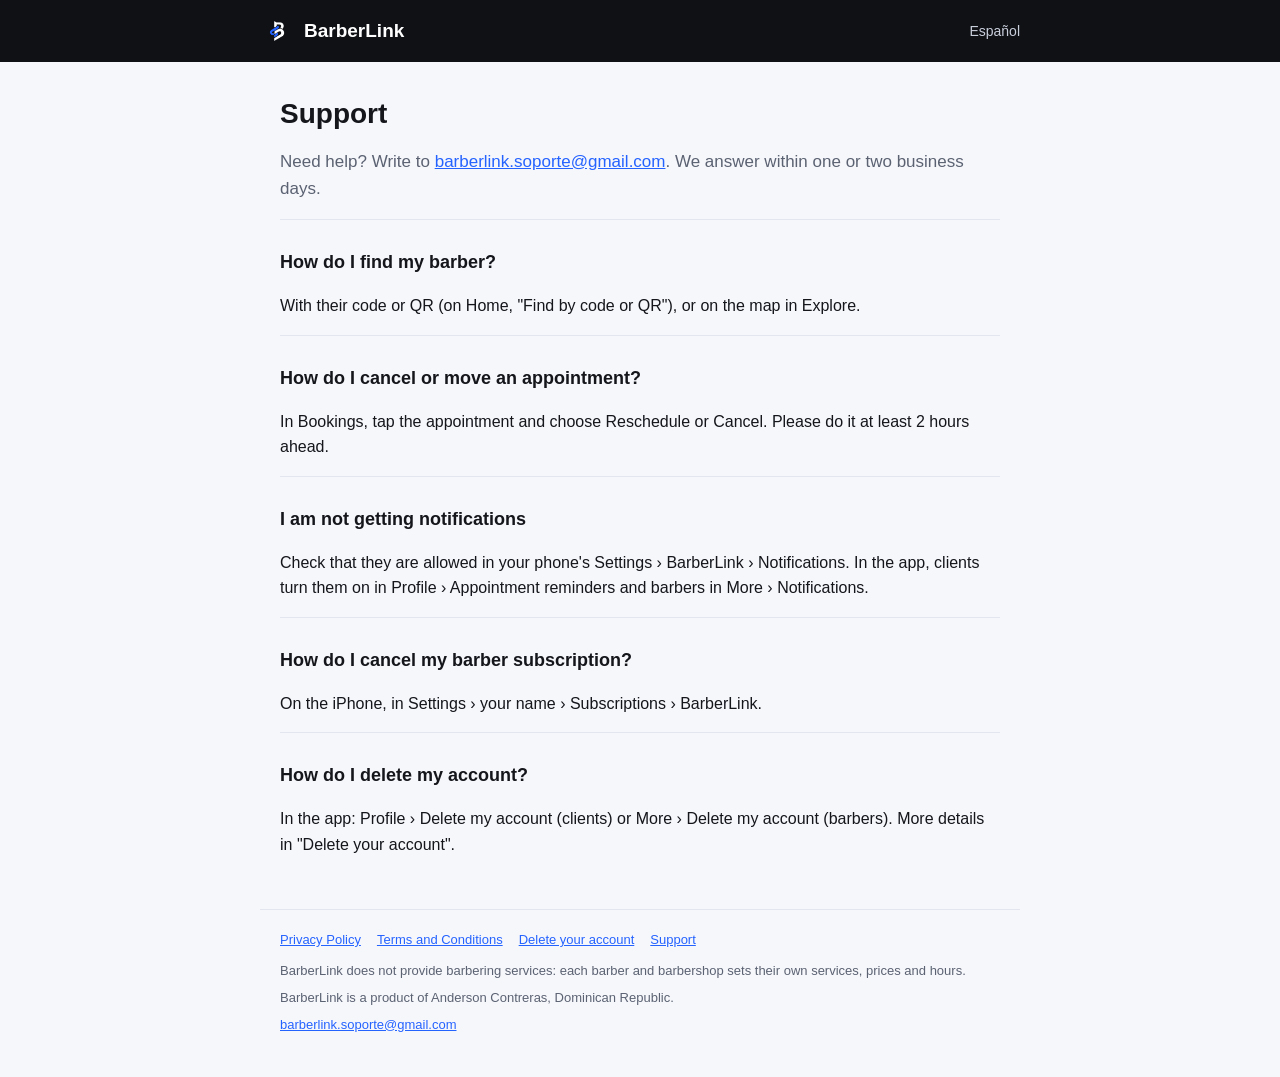
<file: en/support.html>
<!doctype html>
<html lang="en">
<head>
<meta charset="utf-8">
<meta name="viewport" content="width=device-width, initial-scale=1">
<title>Support · BarberLink</title>
<link rel="icon" href="../marca.png">
<link rel="stylesheet" href="../estilos.css">
</head>
<body>
<header>
  <a class="marca" href="index.html"><img src="../marca.png" alt=""><span>BarberLink</span></a>
  <a class="idioma" href="../soporte.html">Español</a>
</header>
<main>
<h1>Support</h1>
<p class="resumen">Need help? Write to <a href="mailto:barberlink.soporte@gmail.com">barberlink.soporte@gmail.com</a>. We answer within one or two business days.</p>
<section>
<h2>How do I find my barber?</h2>
<p>With their code or QR (on Home, &quot;Find by code or QR&quot;), or on the map in Explore.</p>
</section>
<section>
<h2>How do I cancel or move an appointment?</h2>
<p>In Bookings, tap the appointment and choose Reschedule or Cancel. Please do it at least 2 hours ahead.</p>
</section>
<section>
<h2>I am not getting notifications</h2>
<p>Check that they are allowed in your phone's Settings › BarberLink › Notifications. In the app, clients turn them on in Profile › Appointment reminders and barbers in More › Notifications.</p>
</section>
<section>
<h2>How do I cancel my barber subscription?</h2>
<p>On the iPhone, in Settings › your name › Subscriptions › BarberLink.</p>
</section>
<section>
<h2>How do I delete my account?</h2>
<p>In the app: Profile › Delete my account (clients) or More › Delete my account (barbers). More details in &quot;Delete your account&quot;.</p>
</section>

</main>
<footer>
  <nav><a href="privacy.html">Privacy Policy</a><a href="terms.html">Terms and Conditions</a><a href="delete-account.html">Delete your account</a><a href="support.html">Support</a></nav>
  <p>BarberLink does not provide barbering services: each barber and barbershop sets their own services, prices and hours.</p>
  <p>BarberLink is a product of Anderson Contreras, Dominican Republic.</p>
  <p><a href="mailto:barberlink.soporte@gmail.com">barberlink.soporte@gmail.com</a></p>
</footer>
</body>
</html>
</file>
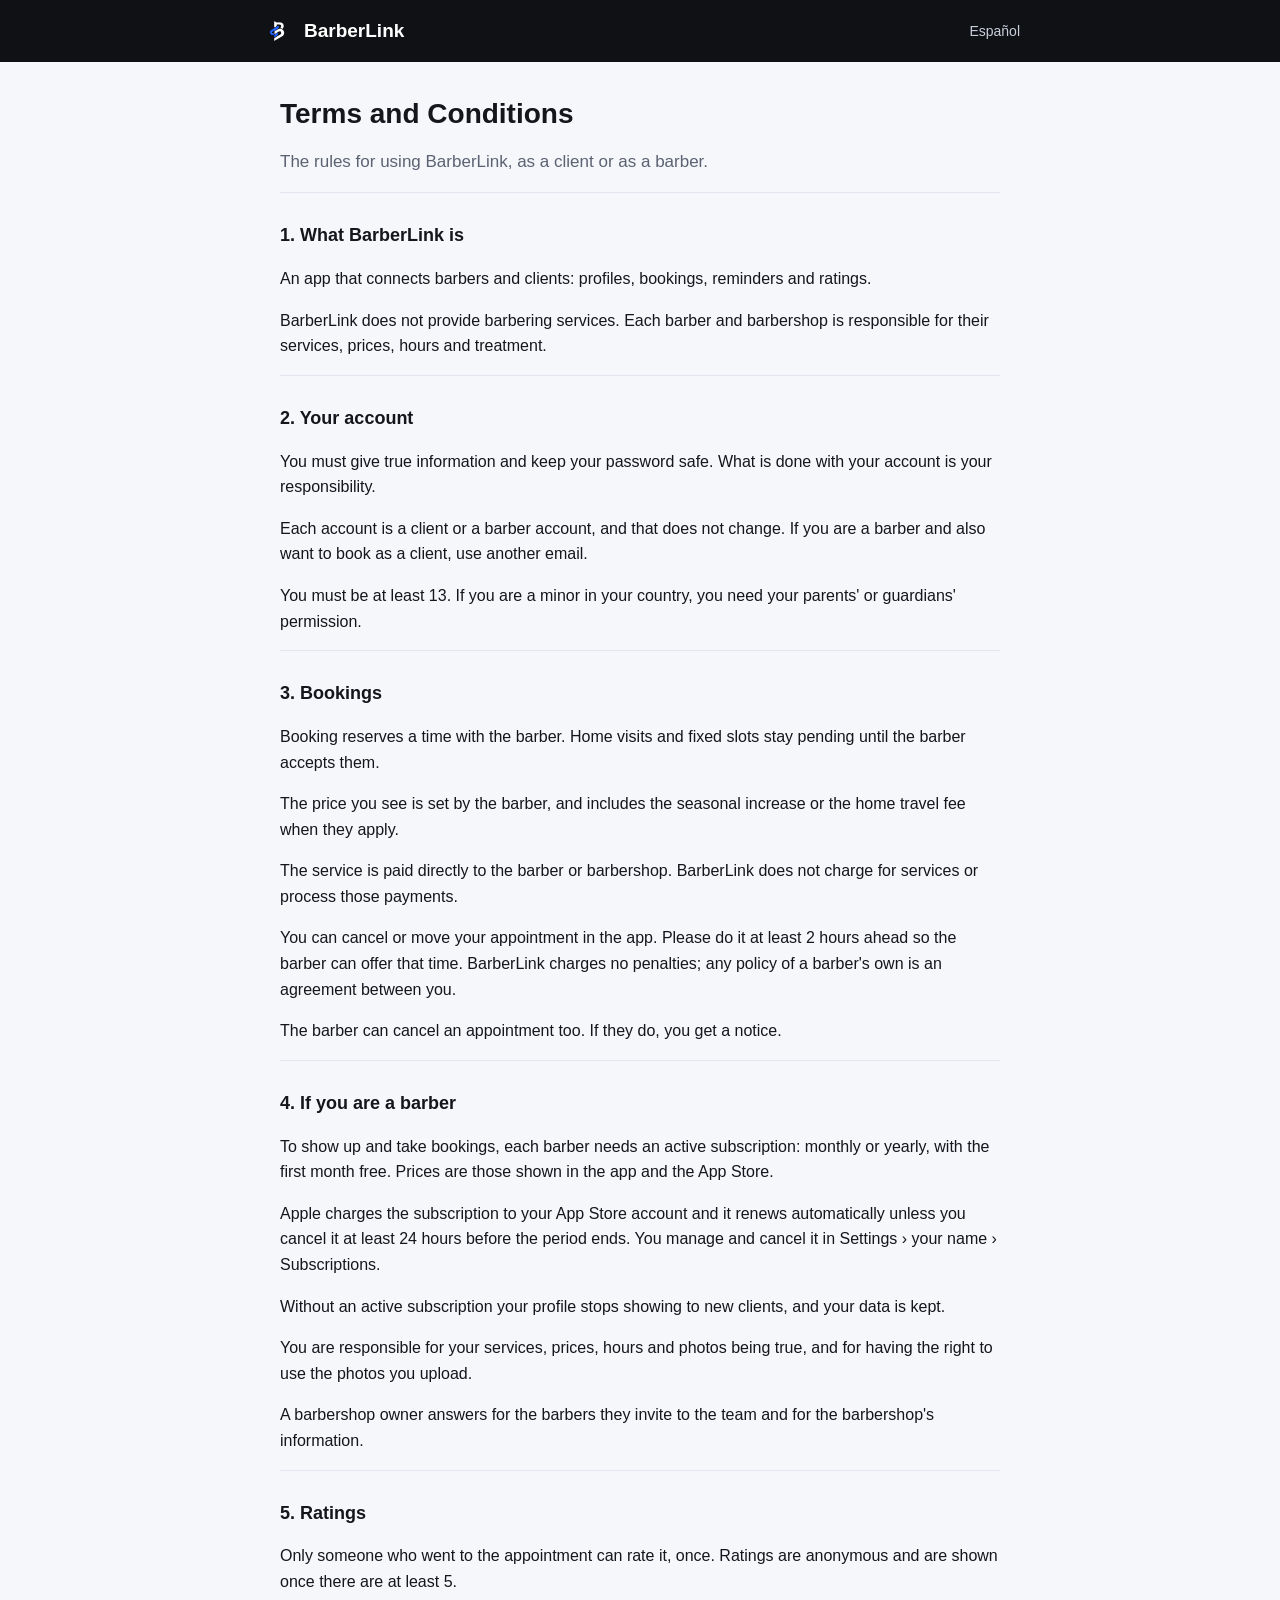
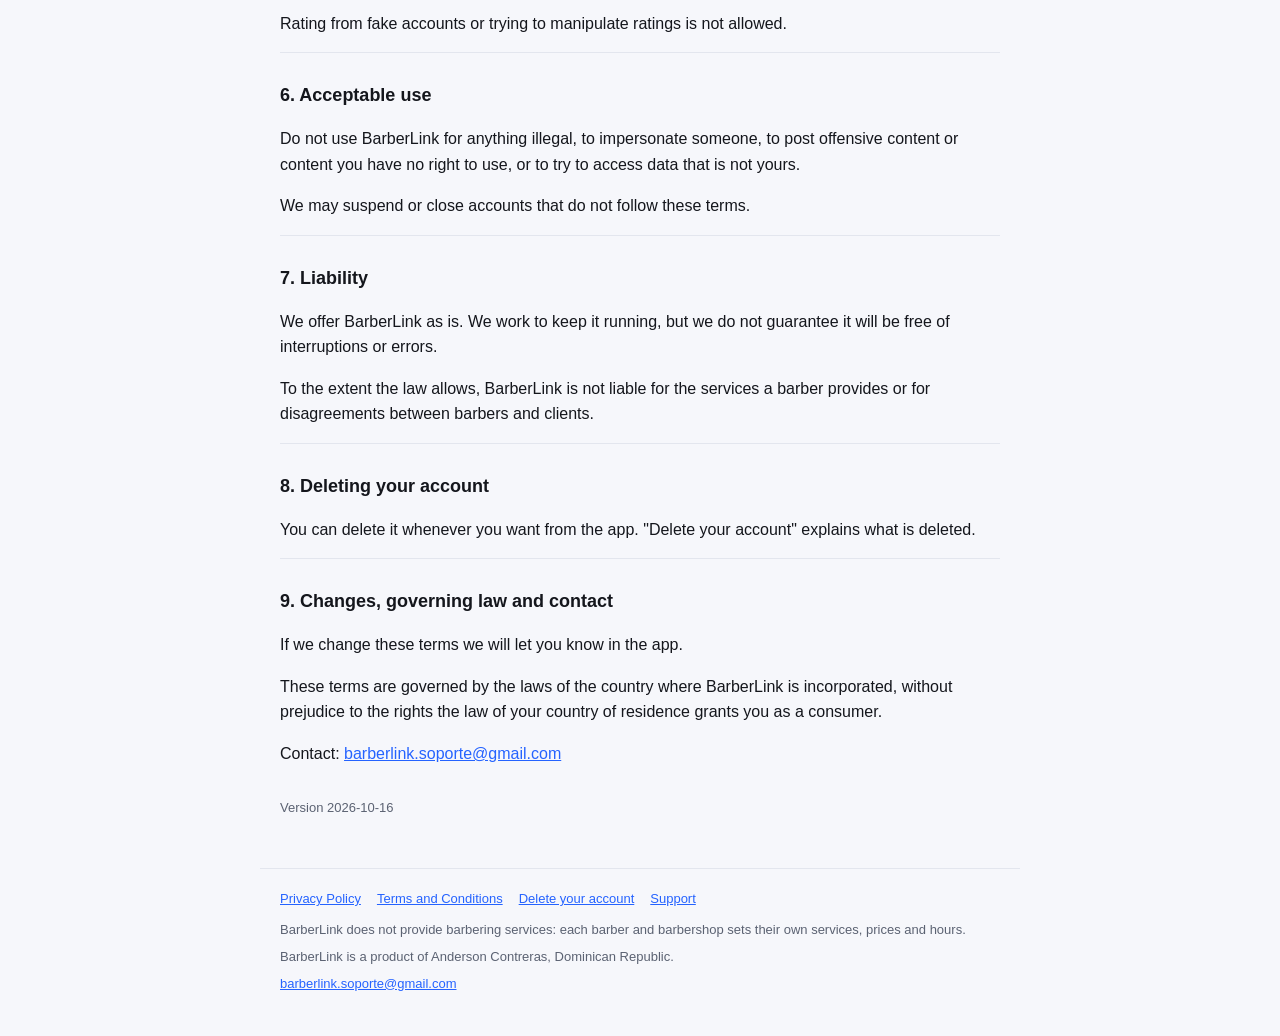
<file: en/terms.html>
<!doctype html>
<html lang="en">
<head>
<meta charset="utf-8">
<meta name="viewport" content="width=device-width, initial-scale=1">
<title>Terms and Conditions · BarberLink</title>
<link rel="icon" href="../marca.png">
<link rel="stylesheet" href="../estilos.css">
</head>
<body>
<header>
  <a class="marca" href="index.html"><img src="../marca.png" alt=""><span>BarberLink</span></a>
  <a class="idioma" href="../terminos.html">Español</a>
</header>
<main>
<h1>Terms and Conditions</h1>
<p class="resumen">The rules for using BarberLink, as a client or as a barber.</p>
<section>
<h2>1. What BarberLink is</h2>
<p>An app that connects barbers and clients: profiles, bookings, reminders and ratings.</p>
<p>BarberLink does not provide barbering services. Each barber and barbershop is responsible for their services, prices, hours and treatment.</p>
</section>
<section>
<h2>2. Your account</h2>
<p>You must give true information and keep your password safe. What is done with your account is your responsibility.</p>
<p>Each account is a client or a barber account, and that does not change. If you are a barber and also want to book as a client, use another email.</p>
<p>You must be at least 13. If you are a minor in your country, you need your parents' or guardians' permission.</p>
</section>
<section>
<h2>3. Bookings</h2>
<p>Booking reserves a time with the barber. Home visits and fixed slots stay pending until the barber accepts them.</p>
<p>The price you see is set by the barber, and includes the seasonal increase or the home travel fee when they apply.</p>
<p>The service is paid directly to the barber or barbershop. BarberLink does not charge for services or process those payments.</p>
<p>You can cancel or move your appointment in the app. Please do it at least 2 hours ahead so the barber can offer that time. BarberLink charges no penalties; any policy of a barber's own is an agreement between you.</p>
<p>The barber can cancel an appointment too. If they do, you get a notice.</p>
</section>
<section>
<h2>4. If you are a barber</h2>
<p>To show up and take bookings, each barber needs an active subscription: monthly or yearly, with the first month free. Prices are those shown in the app and the App Store.</p>
<p>Apple charges the subscription to your App Store account and it renews automatically unless you cancel it at least 24 hours before the period ends. You manage and cancel it in Settings › your name › Subscriptions.</p>
<p>Without an active subscription your profile stops showing to new clients, and your data is kept.</p>
<p>You are responsible for your services, prices, hours and photos being true, and for having the right to use the photos you upload.</p>
<p>A barbershop owner answers for the barbers they invite to the team and for the barbershop's information.</p>
</section>
<section>
<h2>5. Ratings</h2>
<p>Only someone who went to the appointment can rate it, once. Ratings are anonymous and are shown once there are at least 5.</p>
<p>Rating from fake accounts or trying to manipulate ratings is not allowed.</p>
</section>
<section>
<h2>6. Acceptable use</h2>
<p>Do not use BarberLink for anything illegal, to impersonate someone, to post offensive content or content you have no right to use, or to try to access data that is not yours.</p>
<p>We may suspend or close accounts that do not follow these terms.</p>
</section>
<section>
<h2>7. Liability</h2>
<p>We offer BarberLink as is. We work to keep it running, but we do not guarantee it will be free of interruptions or errors.</p>
<p>To the extent the law allows, BarberLink is not liable for the services a barber provides or for disagreements between barbers and clients.</p>
</section>
<section>
<h2>8. Deleting your account</h2>
<p>You can delete it whenever you want from the app. &quot;Delete your account&quot; explains what is deleted.</p>
</section>
<section>
<h2>9. Changes, governing law and contact</h2>
<p>If we change these terms we will let you know in the app.</p>
<p>These terms are governed by the laws of the country where BarberLink is incorporated, without prejudice to the rights the law of your country of residence grants you as a consumer.</p>
<p>Contact: <a href="mailto:barberlink.soporte@gmail.com">barberlink.soporte@gmail.com</a></p>
</section>
<p class="version">Version 2026-10-16</p>
</main>
<footer>
  <nav><a href="privacy.html">Privacy Policy</a><a href="terms.html">Terms and Conditions</a><a href="delete-account.html">Delete your account</a><a href="support.html">Support</a></nav>
  <p>BarberLink does not provide barbering services: each barber and barbershop sets their own services, prices and hours.</p>
  <p>BarberLink is a product of Anderson Contreras, Dominican Republic.</p>
  <p><a href="mailto:barberlink.soporte@gmail.com">barberlink.soporte@gmail.com</a></p>
</footer>
</body>
</html>
</file>
<file: estilos.css>
/* Public pages (scripts/build-pages.mjs). The app's colors: dark header and the electric blue. */
:root {
  --oscuro: #0f1115;
  --azul: #2563ff;
  --texto: #14161c;
  --suave: #5b6272;
  --fondo: #f6f7fb;
  --borde: #e3e6ee;
  color-scheme: light dark;
}
@media (prefers-color-scheme: dark) {
  :root { --texto: #eceef3; --suave: #9aa1b2; --fondo: #0b0d11; --borde: #23262f; }
}
* { box-sizing: border-box; }
body {
  margin: 0; background: var(--fondo); color: var(--texto);
  font: 16px/1.6 -apple-system, BlinkMacSystemFont, "Segoe UI", Roboto, Inter, Arial, sans-serif;
}
header {
  display: flex; align-items: center; justify-content: space-between;
  padding: 14px max(20px, calc((100% - 760px) / 2)); background: var(--oscuro);
}
.marca { display: flex; align-items: center; gap: 10px; color: #fff; text-decoration: none; font-weight: 700; font-size: 19px; }
.marca img { width: 34px; height: 34px; border-radius: 8px; }
.idioma { color: #c9cedb; text-decoration: none; font-size: 14px; }
main { max-width: 760px; margin: 0 auto; padding: 28px 20px 12px; }
h1 { font-size: 28px; line-height: 1.25; margin: 6px 0 12px; }
h2 { font-size: 18px; margin: 28px 0 8px; }
.resumen { font-size: 17px; color: var(--suave); }
.nota { font-size: 14px; color: var(--suave); border-left: 3px solid var(--azul); padding-left: 12px; }
.version { font-size: 13px; color: var(--suave); margin-top: 32px; }
a { color: var(--azul); }
section { border-top: 1px solid var(--borde); }
.portada { text-align: center; padding: 18px 0 8px; }
.portada img { width: 96px; height: 96px; border-radius: 22px; }
.portada h1 { font-size: 34px; margin: 10px 0 2px; }
.lema { color: var(--azul); font-weight: 600; margin-top: 0; }
.lista { list-style: none; padding: 0; margin: 22px 0; display: grid; gap: 10px; }
.lista a {
  display: block; padding: 14px 16px; border: 1px solid var(--borde); border-radius: 12px;
  text-decoration: none; font-weight: 600; background: rgba(37, 99, 255, 0.05);
}
footer { max-width: 760px; margin: 24px auto 0; padding: 20px 20px 36px; border-top: 1px solid var(--borde); font-size: 13px; color: var(--suave); }
footer nav { display: flex; flex-wrap: wrap; gap: 6px 16px; margin-bottom: 10px; }
footer p { margin: 6px 0; }
</file>
